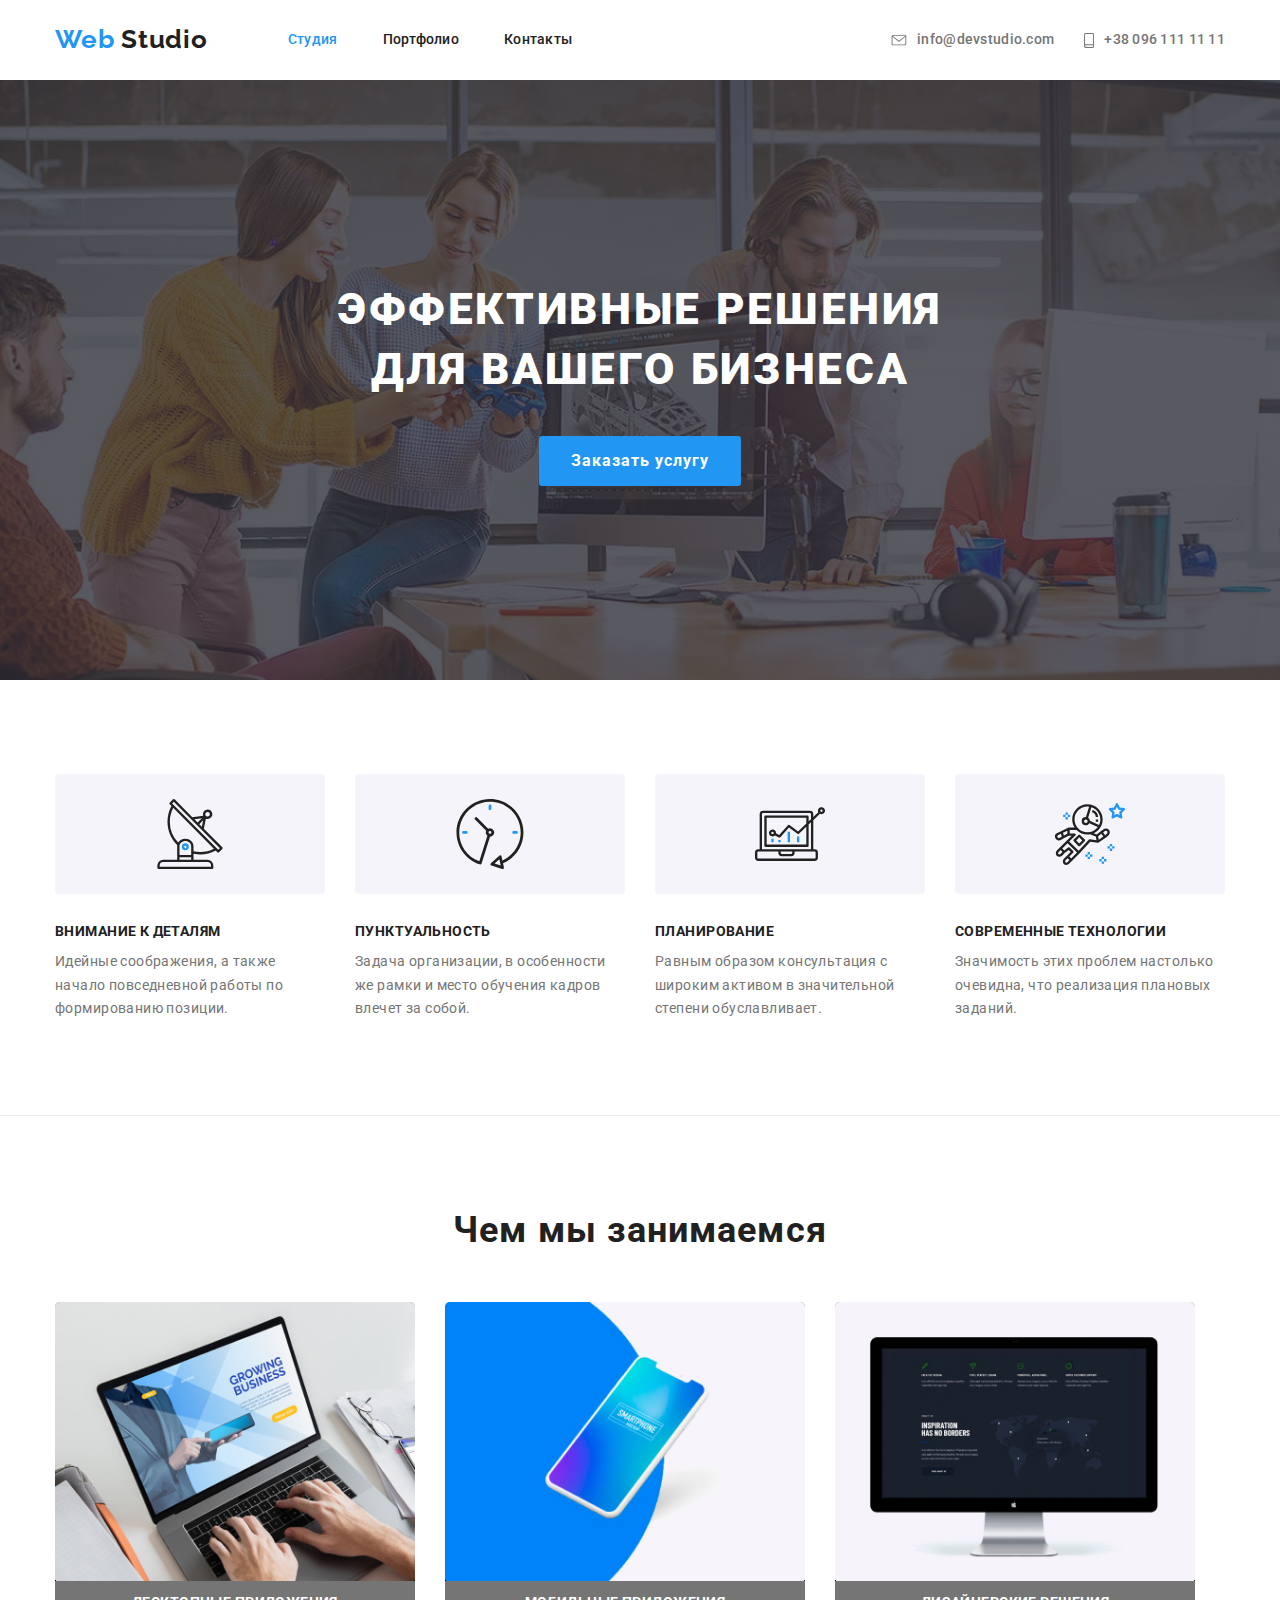
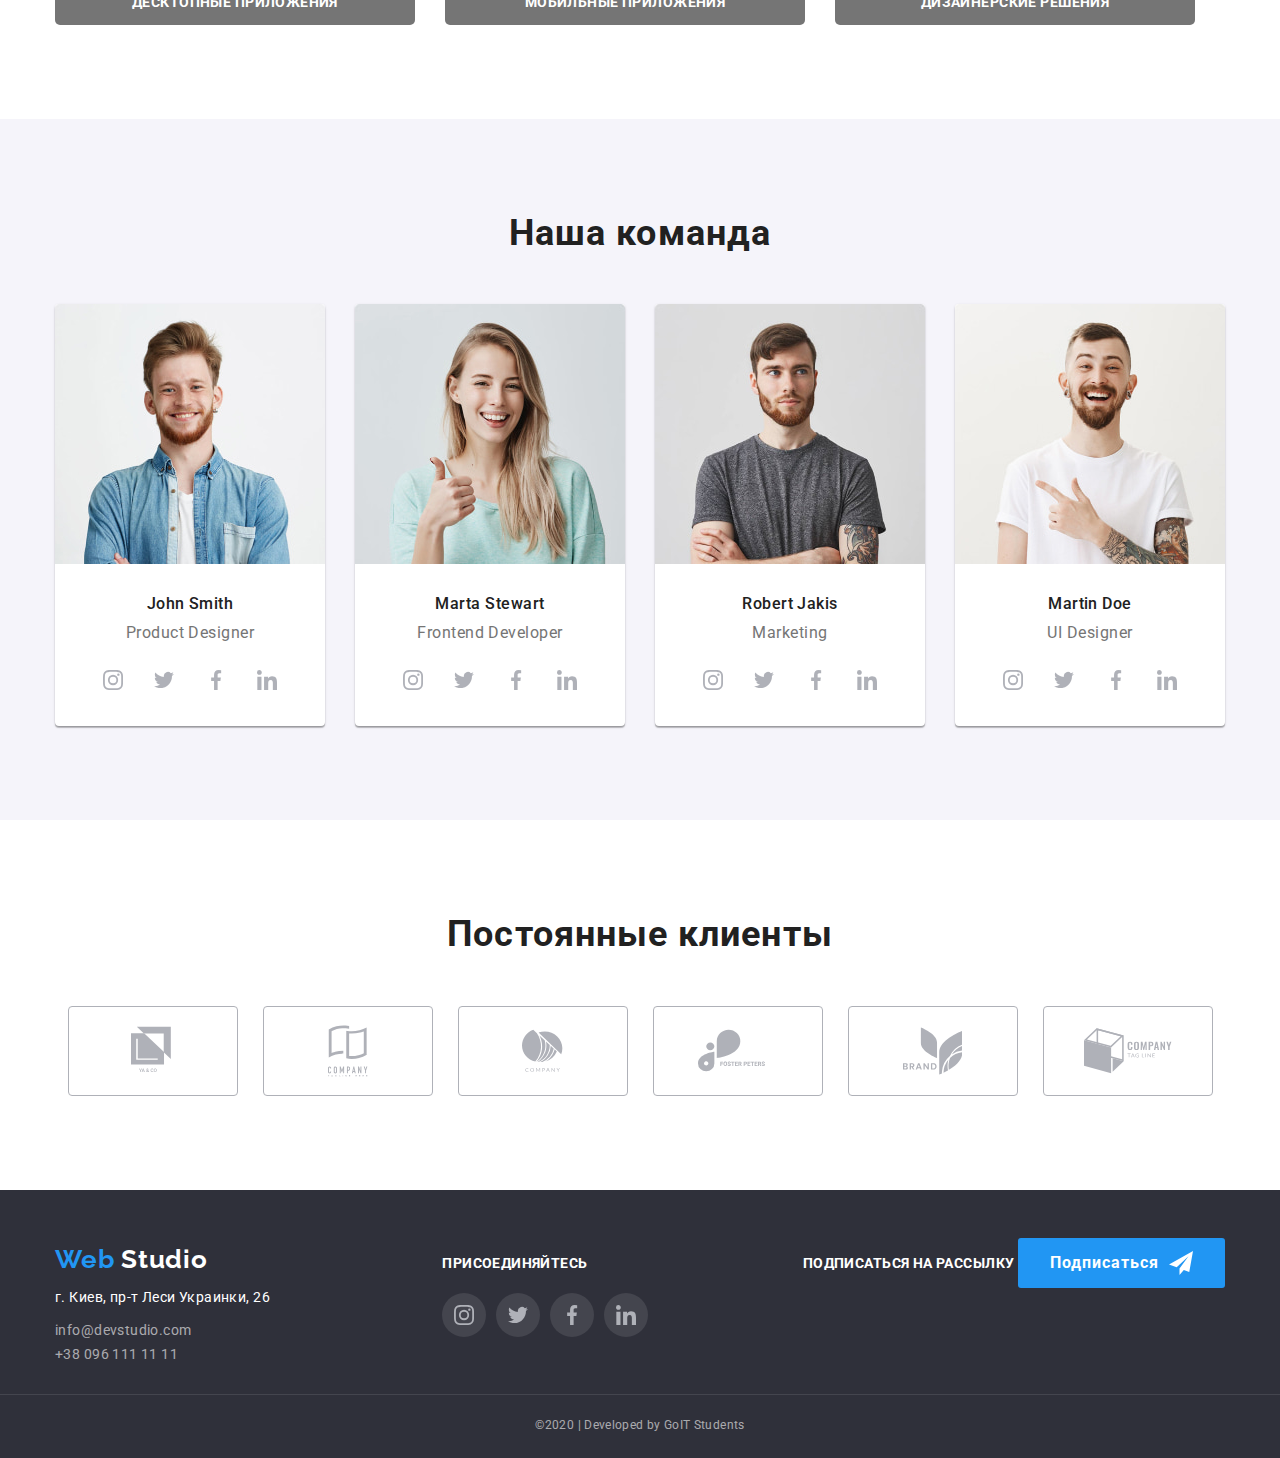
<file: index.html>
<!DOCTYPE html>
<html lang="ru">
  <head>
    <meta charset="UTF-8" />
    <meta name="viewport" content="width=device-width, initial-scale=1.0" />
    <title>webstudio</title>
    <link href="https://fonts.googleapis.com/css2?family=Raleway:wght@700&family=Roboto:wght@400;500;700;900&display=swap" rel="stylesheet">
    <link rel="stylesheet" href="https://cdnjs.cloudflare.com/ajax/libs/modern-normalize/0.6.0/modern-normalize.min.css">
    <link rel="stylesheet" href="./css/styles.css">
  </head>

  <body class="page">
    <div class="container">
      <header class="header-box">
<!--the first line of navigation-->
        <nav class="navigation">

<!--logo-->
          <div class="logo">
            <a href="./index.html">
              <span class="web">Web</span> Studio
             </a>
          </div>
<!--navigation-->
          <ul class="site-nav list">
            <li class="site-nav-item">
              <a href="./index.html" class="link current">Студия</a>
            </li> 
            <li class="site-nav-item">
              <a href="./portfolio.html">Портфолио</a>
            </li>
            <li class="site-nav-item">
              <a href="">Контакты</a>
            </li>
          </ul>
        </nav>
  
<!--Contacts-->
        <address class="address">
          <ul class="contacts list">
            <li class="item">
              <a class="contact-link" href="mailto:info@devstudio.com">
                <svg class="icon-envelope" width="16"> 
                  <use href="./images/sprite.svg#icon-envelope"></use>
                </svg>info@devstudio.com</a>
            </li>
            <li class="item">
              <a class="contact-link" href="tel:380961111111">
                <svg class="icon-phone" width="10" height="15">
                  <use href="./images/sprite.svg#icon-phone"></use> 
                </svg>+38 096 111 11 11</a>
            </li>
          </ul>
        </address>
      </header>
    </div>
    <main>
<!--hero-->
      <section class="hero">
        <h1 class="hero-title">
          эффективные решения
          <br />
          для вашего бизнеса
        </h1>
        <a href="" class="blue button">Заказать услугу</a>
      </section>

<!--advatages-->
      <section class="section liner">
        <div class="container"> 
        <h2 class="visually-hidden">преимущества</h2>
          <ul class="advantages list">
            <li class="advantages-item antena"> 
              <div class="advantages-background">
                <svg class="icon-antenna" width="70" height="70">
                  <use href="./images/sprite.svg#icon-antenna"></use>
                </svg>
              </div>
              <h3 class="advantage-item-name">Внимание к деталям</h3>
              <p class="advantage-description">
                Идейные соображения, а также начало повседневной работы по
                формированию позиции.
              </p>
            </li>
            <li class="advantages-item clock">
              <div class="advantages-background">
                <svg class="icon-clock" width="70" height="70">
                  <use href="./images/sprite.svg#icon-clock"></use>
                </svg>
              </div>
              <h3 class="advantage-item-name">Пунктуальность</h3>
              <p class="advantage-description">
                Задача организации, в особенности же рамки и место обучения кадров
                влечет за собой.
              </p>
            </li>
            <li class="advantages-item diagram">
              <div class="advantages-background">
                <svg class="icon-pc" width="70" height="70">
                  <use href="./images/sprite.svg#icon-pc"></use>
                </svg>
              </div>
              <h3 class="advantage-item-name">Планирование</h3>
              <p class="advantage-description">
                Равным образом консультация с широким активом в значительной
                степени обуславливает.
              </p>
            </li>
            <li class="advantages-item astronaut">
              <div class="advantages-background">
                <svg class="icon-astronaut" width="70" height="70">
                  <use href="./images/sprite.svg#icon-astronaut"></use>
                </svg>
              </div>
              <h3 class="advantage-item-name">Современные технологии</h3>
              <p class="advantage-description">
                Значимость этих проблем настолько очевидна, что реализация
                плановых заданий.
              </p>
            </li>
          </ul>
        </div>
       
      </section>

<!--specializing-->
      <section class="section">
       <div class="container">
        <h2 class="title">Чем мы занимаемся</h2>
        <ul class="specializing list">

          <li class="specializing-item">
            <img
              src="./images/laptop.jpg"
              alt="ноутбук, руки на клавиатуре"
              width="370"/>
            <p>Десктопные приложения</p>
          </li>

          <li class="specializing-item">
            <img src="./images/smartphone.jpg" 
                 alt="смартфон"
                 width="370"/>
            <p>Мобильные приложения</p>
          </li>

          <li class="specializing-item">
            <img src="./images/desktop.jpg" 
                 alt="десктоп"
                 width="370"/>
            <p>Дизайнерские решения</p>
          </li>
        </ul>
       </div>
      </section>

<!--team-->
      <section class="section team">
       <div class="container">
        <h2 class="title">Наша команда</h2>
        <ul class="team-list list">
          <li class="member">
            <img
              src="./images/team/john.jpg"
              alt="рыжеволосый молодой парень с бородой. искренне улыбается"
              width="270"
            />
            <h3 class="member-name">John Smith</h3>
            <p>Product Designer</p>
            <ul class="social-networks list">
              <li>
                <a href="" class="icon-background" aria-label="ссылка на Instagram"><svg class="icon-socialnet" width="20" height="20">
                  <use href="./images/sprite.svg#icon-instagram"></use> 
                </svg></a>
              </li>
              <li>
                <a href="" class="icon-background" aria-label="ссылка на Twitter"><svg class="icon-socialnet" width="20" height="20">
                  <use href="./images/sprite.svg#icon-twitter"></use> 
                </svg></a>
              </li>
              <li>
                <a href="" class="icon-background" aria-label="ссылка на Facebook"><svg class="icon-socialnet" width="20" height="20">
                  <use href="./images/sprite.svg#icon-facebook"></use> 
                </svg></a>
              </li>
              <li>
                <a href="" class="icon-background" aria-label="ссылка на LinkedIn"><svg class="icon-socialnet" width="20" height="20">
                  <use href="./images/sprite.svg#icon-linkedin"></use> 
                </svg></a>
              </li>
            </ul>
          </li>
          <li class="member">
            <img
              src="./images/team/marta.jpg"
              alt="молодая длинноволосая девушка. улыбается и показыват жест класс"
              width="270"
            />
            <h3 class="member-name">Marta Stewart</h3>
            <p>Frontend Developer</p>
            <ul class="social-networks list">
              <li>
                <a href="" class="icon-background" aria-label="ссылка на Instagram"><svg class="icon-socialnet" width="20" height="20">
                  <use href="./images/sprite.svg#icon-instagram"></use> 
                </svg></a>
              </li>
              <li>
                <a href="" class="icon-background" aria-label="ссылка на Twitter"><svg class="icon-socialnet" width="20" height="20">
                  <use href="./images/sprite.svg#icon-twitter"></use> 
                </svg></a>
              </li>
              <li>
                <a href="" class="icon-background" aria-label="ссылка на Facebook"><svg class="icon-socialnet" width="20" height="20">
                  <use href="./images/sprite.svg#icon-facebook"></use> 
                </svg></a>
              </li>
              <li>
                <a href="" class="icon-background" aria-label="ссылка на LinkedIn"><svg class="icon-socialnet" width="20" height="20">
                  <use href="./images/sprite.svg#icon-linkedin"></use> 
                </svg></a>
              </li>
            </ul>
          </li>
          <li class="member">
            <img
              src="./images/team/robert.jpg"
              alt="задумчивый парень"
              width="270"
            />
            <h3 class="member-name">Robert Jakis</h3>
            <p>Marketing</p>
            <ul class="social-networks list">
              <li>
                <a href="" class="icon-background" aria-label="ссылка на Instagram"><svg class="icon-socialnet" width="20" height="20">
                  <use href="./images/sprite.svg#icon-instagram"></use> 
                </svg></a>
              </li>
              <li>
                <a href="" class="icon-background" aria-label="ссылка на Twitter"><svg class="icon-socialnet" width="20" height="20">
                  <use href="./images/sprite.svg#icon-twitter"></use> 
                </svg></a>
              </li>
              <li>
                <a href="" class="icon-background" aria-label="ссылка на Facebook"><svg class="icon-socialnet" width="20" height="20">
                  <use href="./images/sprite.svg#icon-facebook"></use> 
                </svg></a>
              </li>
              <li>
                <a href="" class="icon-background" aria-label="ссылка на LinkedIn"><svg class="icon-socialnet" width="20" height="20">
                  <use href="./images/sprite.svg#icon-linkedin"></use> 
                </svg></a>
              </li>
            </ul>
          </li>
          <li class="member">
            <img
              src="./images/team/martin.jpg"
              alt="парень с широкой улыбкой"
              width="270"
            />
            <h3 class="member-name">Martin Doe</h3>
            <p>UI Designer</p>
            <ul class="social-networks list">
              <li>
                <a href="" class="icon-background" aria-label="ссылка на Instagram"><svg class="icon-socialnet" width="20" height="20">
                  <use href="./images/sprite.svg#icon-instagram"></use> 
                </svg></a>
              </li>
              <li>
                <a href="" class="icon-background" aria-label="ссылка на Twitter"><svg class="icon-socialnet" width="20" height="20">
                  <use href="./images/sprite.svg#icon-twitter"></use> 
                </svg></a>
              </li>
              <li>
                <a href="" class="icon-background" aria-label="ссылка на Facebook"><svg class="icon-socialnet" width="20" height="20">
                  <use href="./images/sprite.svg#icon-facebook"></use> 
                </svg></a>
              </li>
              <li>
                <a href="" class="icon-background" aria-label="ссылка на LinkedIn"><svg class="icon-socialnet" width="20" height="20">
                  <use href="./images/sprite.svg#icon-linkedin"></use> 
                </svg></a>
              </li>
            </ul>
          </li>
        </ul>
       </div>
      </section>
<!--clients-->
      <section class="section">
       <div class="container">
        <h2 class="title">Постоянные клиенты</h2>
        <ul class="clients list">
          <li>
            <a href="" class="clients-item">
              <!--width="44"-->
              <svg class="icon-logo" width="44">
                <use href="./images/sprite.svg#icon-logo-one"></use> 
              </svg>
            </a>
          </li>
          <li>
            <a href="" class="clients-item">
              <svg class="icon-logo" width="40">
                <use href="./images/sprite.svg#icon-logo-two"></use> 
              </svg>
            </a>
          </li>
          <li>
            <a href="" class="clients-item">
              <svg class="icon-logo" width="41">
                <use href="./images/sprite.svg#icon-logo-three"></use> 
              </svg>
            </a>
          </li>
          <li>
            <a href="" class="clients-item">
              <svg class="icon-logo" width="80">
                <use href="./images/sprite.svg#icon-logo-four"></use> 
              </svg>
            </a>
          </li>
          <li>
            <a href="" class="clients-item">
              <svg class="icon-logo" width="59">
                <use href="./images/sprite.svg#icon-logo-five"></use> 
              </svg>
            </a>
          </li>
          <li>
            <a href="" class="clients-item">
              <svg class="icon-logo" width="88">
                <use href="./images/sprite.svg#icon-logo-six"></use> 
              </svg>
            </a>
          </li>
        </ul>
       </div>
      </section>
    </main>
<!--Footer-->
    <footer class="footer-background">
      <div class="container">
        <div class="footer-content">
          <div class="fist-column">
            <nav class="footer-logo">
              <!--logo-->
              <a href="./index.html" class="logo">
                <span class="web">Web</span> <span class="studio-footer">Studio</span>
               </a>
              </a>
            </nav>
            <address class="footer-address">г. Киев, пр-т Леси Украинки, 26</address>
            <address>
              <ul class="footer-address list">
                <li>
                  <a href="mailto:info@devstudio.com">
                    info@devstudio.com
                  </a>
                </li>
                <li>
                  <a href="tel:380961111111">
                    +38 096 111 11 11
                  </a>
                </li>
              </ul>
            </address>
          </div>
    
          <div class="join">
            <strong>присоединяйтесь</strong>
            <ul class="footer-social-networks list">
              <li>
                <a href="" class="footer-icon-background" aria-label="ссылка на Instagram"><svg class="icon-socialnet" width="20" height="20">
                  <use href="./images/sprite.svg#icon-instagram"></use> 
                </svg></a>
              </li>
              <li>
                <a href="" class="footer-icon-background" aria-label="ссылка на Twitter"><svg class="icon-socialnet" width="20" height="20">
                  <use href="./images/sprite.svg#icon-twitter"></use> 
                </svg></a>
              </li>
              <li>
                <a href="" class="footer-icon-background" aria-label="ссылка на Facebook"><svg class="icon-socialnet" width="20" height="20">
                  <use href="./images/sprite.svg#icon-facebook"></use> 
                </svg></a>
              </li>
              <li>
                <a href="" class="footer-icon-background" aria-label="ссылка на LinkedIn"><svg class="icon-socialnet" width="20" height="20">
                  <use href="./images/sprite.svg#icon-linkedin"></use> 
                </svg></a>
              </li>
            </ul>

          </div>
    
          <div class="form">
            <strong>подписаться на рассылку</strong>
            <!--form-->
            <a href="" class="blue button">Подписаться<svg class="icon-send" width="24" height="24">
              <use href="./images/sprite.svg#icon-send"></use> 
            </svg></a>
          </div>
        </div>
      </div>

      <p class="copyright copyright-line">&#169;2020 | Developed by GoIT Students</p>
    </footer>
  </body>
</html>
</file>
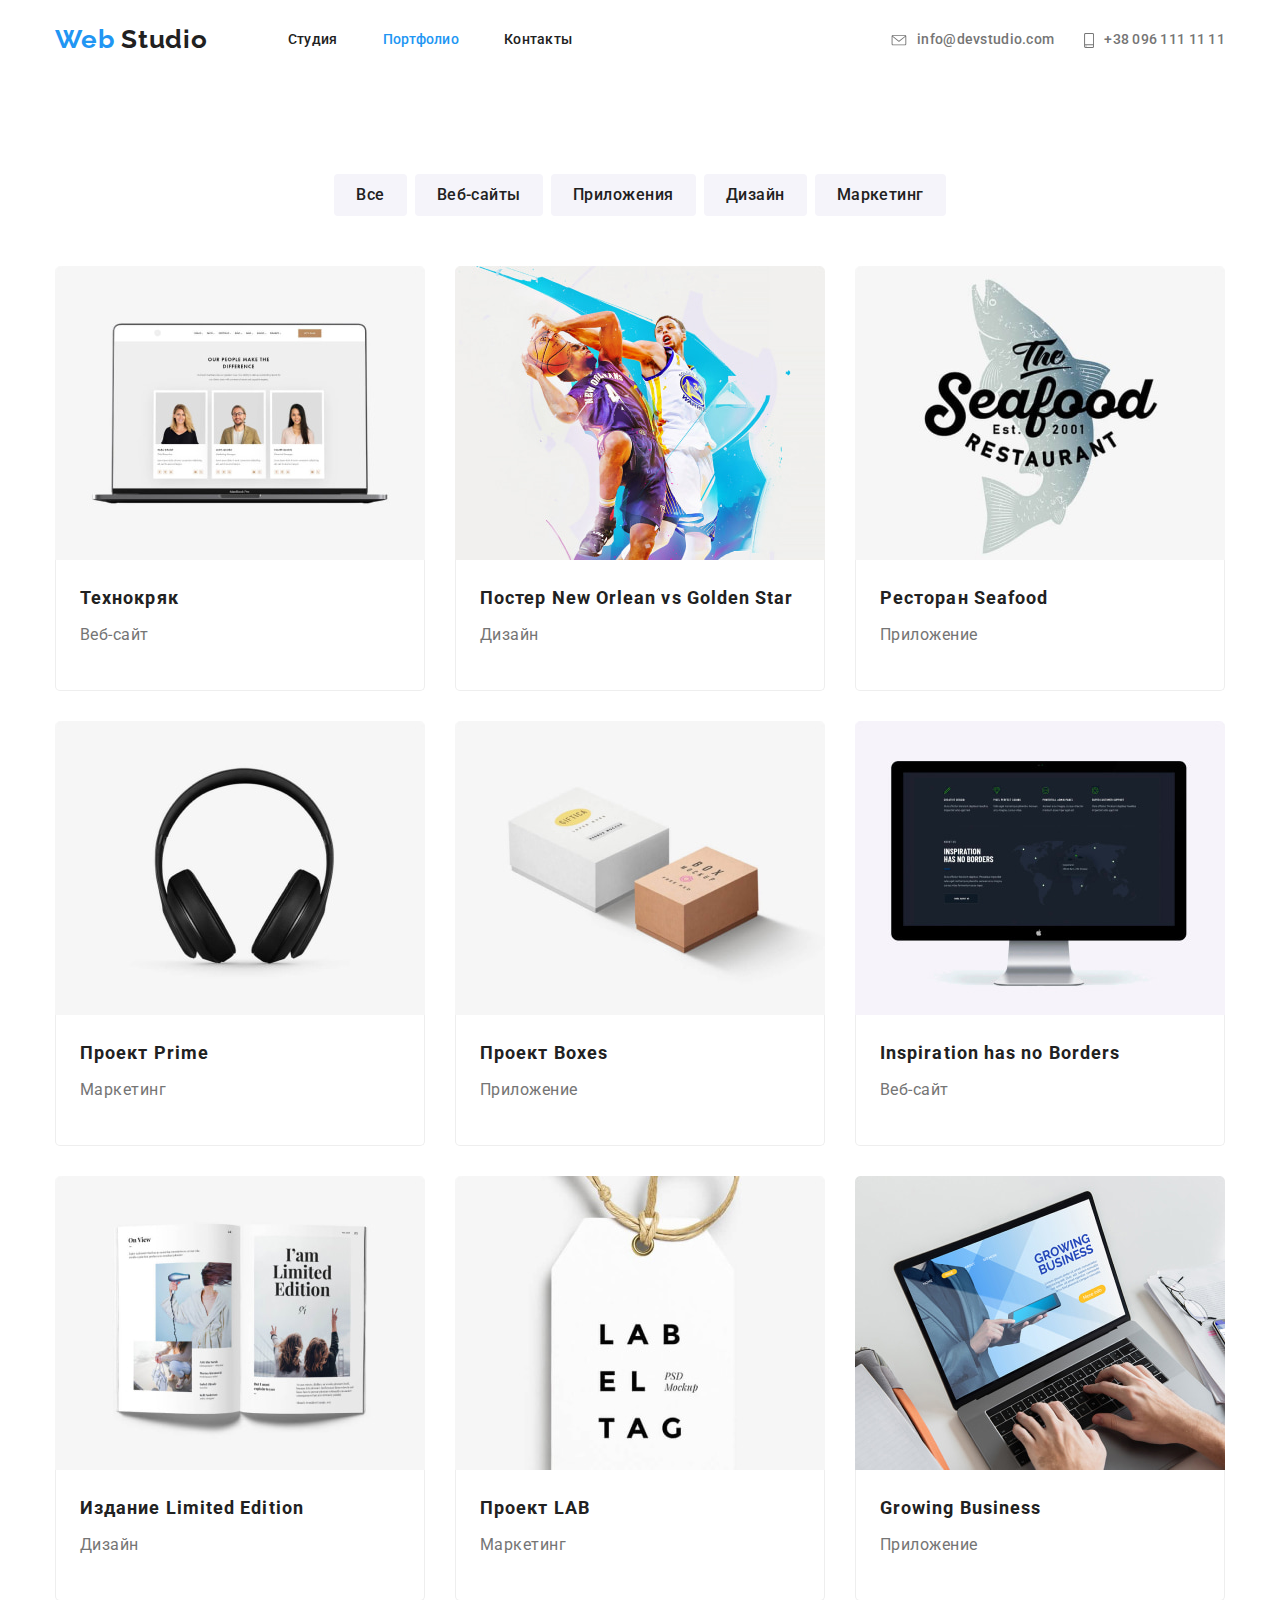
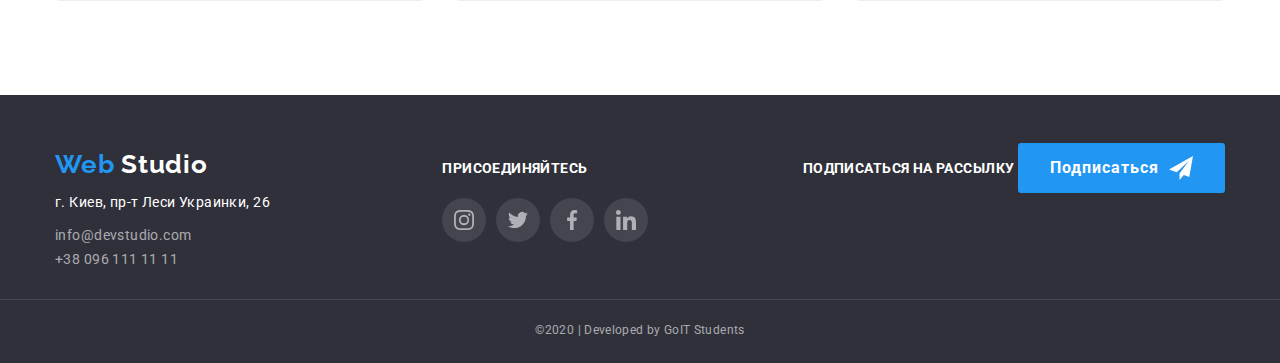
<file: portfolio.html>
<!DOCTYPE html>
<html lang="ru">
  <head>
    <meta charset="UTF-8" />
    <meta name="viewport" content="width=device-width, initial-scale=1.0" />
    <title>webstudio</title>
    <link href="https://fonts.googleapis.com/css2?family=Raleway:wght@700&family=Roboto:wght@400;500;700;900&display=swap" rel="stylesheet">
    <link rel="stylesheet" href="https://cdnjs.cloudflare.com/ajax/libs/modern-normalize/0.6.0/modern-normalize.min.css">
    <link rel="stylesheet" href="./css/styles.css">
  </head>
<body class="page">
  <div class="container">
    <header class="header-box">
<!--the first line of navigation-->
      <nav class="navigation">

<!--logo-->
        <div class="logo">
          <a href="./index.html">
            <span class="web">Web</span> Studio
           </a>
        </div>
<!--navigation-->
        <ul class="site-nav list">
          <li class="site-nav-item">
            <a href="./index.html">Студия</a>
          </li> 
          <li class="site-nav-item">
            <a href="./portfolio.html" class="link current">Портфолио</a>
          </li>
          <li class="site-nav-item">
            <a href="">Контакты</a>
          </li>
        </ul>
      </nav>

<!--Contacts-->
      <address class="address">
        <ul class="contacts list">
          <li class="item">
            <a class="contact-link" href="mailto:info@devstudio.com">
              <svg class="icon-envelope" width="16"> 
                <use href="./images/sprite.svg#icon-envelope"></use>
              </svg>info@devstudio.com</a>
          </li>
          <li class="item">
            <a class="contact-link" href="tel:380961111111">
              <svg class="icon-phone" width="10" height="15">
                <use href="./images/sprite.svg#icon-phone"></use> 
              </svg>+38 096 111 11 11</a>
          </li>
        </ul>
      </address>
    </header>
  </div>
    <main>
       <div class="container">
        <section class="section">
          <!--<h1 class="portfolio-heading">portfoloio</h1>-->
          <ul class="filters list"> 
              <li><button type="button" class="filter-button">Все</button></li>
              <li><button type="button" class="filter-button">Веб-сайты</button></li>
              <li><button type="button" class="filter-button">Приложения</button></li>
              <li><button type="button" class="filter-button">Дизайн</button></li>
              <li><button type="button" class="filter-button">Маркетинг</button></li>
          </ul>
        <ul class="examples list">
          <li class="example-item">
             <a href="">
              <img class="card-image" src="./images/portfolio/tehno.jpg" width="370" height="294" alt="лаптоп">
              <div class="card-content"><h2>Технокряк</h2>
              <p class="example-category">Веб-сайт</p>
              </div>
              <!--<p class="example-description">Технокряк это современная площадка распространения
              коронавируса. Компании используют эту платформу для
               цифрового шпионажа и атак на защищённые сервера 
               конкурентов.</p>-->
             </a>
          </li>
          <li class="example-item">
              <a href="">
               <img class="card-image" src="./images/portfolio/poster.jpg" width="370" height="294" alt="постер с баскетболистами">
               <div class="card-content"><h2>Постер New Orlean vs Golden Star</h2>
               <p class="example-category">Дизайн</p>
               </div>
               <!--<p class="example-description">Lorem ipsum, dolor sit amet consectetur adipisicing 
                  elit. Magnam atque nesciunt debitis excepturi esse, 
                  explicabo tenetur doloremque consequatur voluptate
                   delect</p>-->
              </a>
           </li>
           <li class="example-item">
              <a href="">
               <img class="card-image" src="./images/portfolio/seafood.jpg" width="370" height="294" alt="рыба в прыжке">
               <div class="card-content"><h2>Ресторан Seafood</h2>
               <p class="example-category">Приложение</p>
               </div>
               <!--<p class="example-description">Lorem ipsum, dolor sit amet consectetur adipisicing 
                  elit. Magnam atque nesciunt debitis excepturi esse, 
                  explicabo tenetur doloremque consequatur voluptate
                   delect</p>-->
              </a>
           </li>
           <li class="example-item">
              <a href="">
               <img class="card-image" src="./images/portfolio/headphones.jpg" width="370" height="294" alt="наушники">
               <div class="card-content"><h2>Проект Prime</h2>
               <p class="example-category">Маркетинг</p>
               </div>
               <!--<p class="example-description">Lorem ipsum, dolor sit amet consectetur adipisicing 
                  elit. Magnam atque nesciunt debitis excepturi esse, 
                  explicabo tenetur doloremque consequatur voluptate
                   delect</p>-->
              </a>
           </li>
           <li class="example-item">
              <a href="">
               <img class="card-image" src="./images/portfolio/box.jpg" width="370" height="294" alt="коробки">
               <div class="card-content"><h2>Проект Boxes</h2>
               <p class="example-category">Приложение</p>
               </div>
               
               <!--<p class="example-description">Lorem ipsum, dolor sit amet consectetur adipisicing 
                  elit. Magnam atque nesciunt debitis excepturi esse, 
                  explicabo tenetur doloremque consequatur voluptate
                   delect</p>-->
              </a>
           </li>
           <li class="example-item">
              <a href="">
               <img class="card-image" src="./images/portfolio/desktop.jpg" width="370" height="294" alt="десктоп">
               <div class="card-content"><h2>Inspiration has no Borders</h2>
               <p class="example-category">Веб-сайт</p>
               </div>
               <!--<p class="example-description">Lorem ipsum, dolor sit amet consectetur adipisicing 
                  elit. Magnam atque nesciunt debitis excepturi esse, 
                  explicabo tenetur doloremque consequatur voluptate
                   delect</p>-->
              </a>
           </li>  <li class="example-item">
              <a href="">
               <img class="card-image" src="./images/portfolio/magazine.jpg" width="370" height="294" alt="журнал">
               <div class="card-content"><h2>Издание Limited Edition</h2>
               <p class="example-category">Дизайн</p>
               </div>
               <!--<p class="example-description">Lorem ipsum, dolor sit amet consectetur adipisicing 
                  elit. Magnam atque nesciunt debitis excepturi esse, 
                  explicabo tenetur doloremque consequatur voluptate
                   delect</p>-->
              </a>
           </li>
          </li>  <li class="example-item">
              <a href="">
               <img class="card-image" src="./images/portfolio/label.jpg" width="370" height="294" alt="бирка">
               <div class="card-content"><h2>Проект LAB</h2>
               <p class="example-category">Маркетинг</p>
               </div>
               <!--<p class="example-description">Lorem ipsum, dolor sit amet consectetur adipisicing 
                 elit. Magnam atque nesciunt debitis excepturi esse, 
                 explicabo tenetur doloremque consequatur voluptate
                  delect</p>-->
              </a>
           </li>
          </li>  <li class="example-item">
              <a href="">
               <img class="card-image" src="./images/portfolio/laptop.jpg" width="370" height="294" alt="лаптоп">
               <div class="card-content"><h2>Growing Business</h2>
               <p class="example-category">Приложение</p>
               </div>
               <!--<p class="example-description">Lorem ipsum, dolor sit amet consectetur adipisicing 
                 elit. Magnam atque nesciunt debitis excepturi esse, 
                 explicabo tenetur doloremque consequatur voluptate
                  delect</p>-->
              </a>
           </li>
          

        </ul>
     
      </section>
       </div>

    </main>
    <footer class="footer-background">
      <div class="container">
        <div class="footer-content">
          <div class="fist-column">
            <nav class="footer-logo">
              <!--logo-->
              <a href="./index.html" class="logo">
                <span class="web">Web</span> <span class="studio-footer">Studio</span>
               </a>
              </a>
            </nav>
            <address class="footer-address">г. Киев, пр-т Леси Украинки, 26</address>
            <address>
              <ul class="footer-address list">
                <li>
                  <a href="mailto:info@devstudio.com">
                    info@devstudio.com
                  </a>
                </li>
                <li>
                  <a href="tel:380961111111">
                    +38 096 111 11 11
                  </a>
                </li>
              </ul>
            </address>
          </div>
    
          <div class="join">
            <strong>присоединяйтесь</strong>
            <ul class="footer-social-networks list">
              <li>
                <a href="" class="footer-icon-background" aria-label="ссылка на Instagram"><svg class="icon-socialnet" width="20" height="20">
                  <use href="./images/sprite.svg#icon-instagram"></use> 
                </svg></a>
              </li>
              <li>
                <a href="" class="footer-icon-background" aria-label="ссылка на Twitter"><svg class="icon-socialnet" width="20" height="20">
                  <use href="./images/sprite.svg#icon-twitter"></use> 
                </svg></a>
              </li>
              <li>
                <a href="" class="footer-icon-background" aria-label="ссылка на Facebook"><svg class="icon-socialnet" width="20" height="20">
                  <use href="./images/sprite.svg#icon-facebook"></use> 
                </svg></a>
              </li>
              <li>
                <a href="" class="footer-icon-background" aria-label="ссылка на LinkedIn"><svg class="icon-socialnet" width="20" height="20">
                  <use href="./images/sprite.svg#icon-linkedin"></use> 
                </svg></a>
              </li>
            </ul>

          </div>
    
          <div class="form">
            <strong>подписаться на рассылку</strong>
            <!--form-->
            <a href="" class="blue button">Подписаться<svg class="icon-send" width="24" height="24">
              <use href="./images/sprite.svg#icon-send"></use> 
            </svg></a>
          </div>
        </div>
      </div>

      <p class="copyright copyright-line">&#169;2020 | Developed by GoIT Students</p>
    </footer>
</body>
</html>
</file>
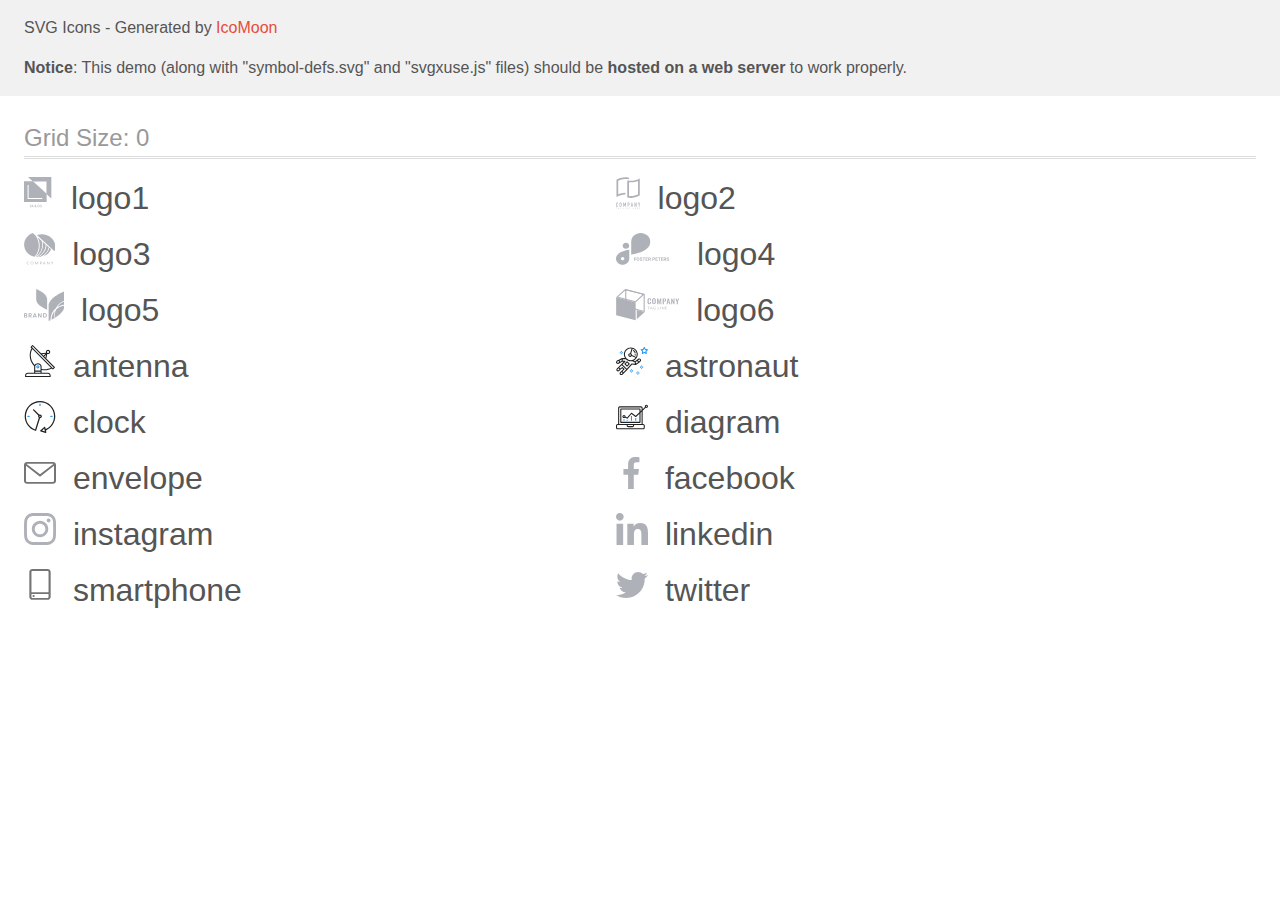
<file: images/svg/icomoon/demo-external-svg.html>
<!doctype html>
<html>
<head>
    <title>IcoMoon - SVG Icons</title>
    <meta charset="utf-8">
    <meta name="viewport" content="width=device-width, initial-scale=1">
    <link rel="stylesheet" href="demo-files/demo.css">
    <link rel="stylesheet" href="style.css">
</head>
<body>
<header class="bgc1 clearfix">
<div class="mhl">
    <p>SVG Icons - Generated by <a href="https://icomoon.io/app">IcoMoon</a></p><p><strong>Notice</strong>: This demo (along with "symbol-defs.svg" and "svgxuse.js" files) should be <b>hosted on a web server</b> to work properly.</p>
</div>
</header>
    <div class="clearfix mhl ptl">
        <h1 class="mvm mtn fgc1">Grid Size: 0</h1>
        <div class="glyph fs1">
            <div class="clearfix pbs">
                <svg class="icon logo1"><use xlink:href="symbol-defs.svg#logo1"></use></svg><span class="name"> logo1</span>
            </div>
        </div>
        <div class="glyph fs1">
            <div class="clearfix pbs">
                <svg class="icon logo2"><use xlink:href="symbol-defs.svg#logo2"></use></svg><span class="name"> logo2</span>
            </div>
        </div>
        <div class="glyph fs1">
            <div class="clearfix pbs">
                <svg class="icon logo3"><use xlink:href="symbol-defs.svg#logo3"></use></svg><span class="name"> logo3</span>
            </div>
        </div>
        <div class="glyph fs1">
            <div class="clearfix pbs">
                <svg class="icon logo4"><use xlink:href="symbol-defs.svg#logo4"></use></svg><span class="name"> logo4</span>
            </div>
        </div>
        <div class="glyph fs1">
            <div class="clearfix pbs">
                <svg class="icon logo5"><use xlink:href="symbol-defs.svg#logo5"></use></svg><span class="name"> logo5</span>
            </div>
        </div>
        <div class="glyph fs1">
            <div class="clearfix pbs">
                <svg class="icon logo6"><use xlink:href="symbol-defs.svg#logo6"></use></svg><span class="name"> logo6</span>
            </div>
        </div>
        <div class="glyph fs1">
            <div class="clearfix pbs">
                <svg class="icon antenna"><use xlink:href="symbol-defs.svg#antenna"></use></svg><span class="name"> antenna</span>
            </div>
        </div>
        <div class="glyph fs1">
            <div class="clearfix pbs">
                <svg class="icon astronaut"><use xlink:href="symbol-defs.svg#astronaut"></use></svg><span class="name"> astronaut</span>
            </div>
        </div>
        <div class="glyph fs1">
            <div class="clearfix pbs">
                <svg class="icon clock"><use xlink:href="symbol-defs.svg#clock"></use></svg><span class="name"> clock</span>
            </div>
        </div>
        <div class="glyph fs1">
            <div class="clearfix pbs">
                <svg class="icon diagram"><use xlink:href="symbol-defs.svg#diagram"></use></svg><span class="name"> diagram</span>
            </div>
        </div>
        <div class="glyph fs1">
            <div class="clearfix pbs">
                <svg class="icon envelope"><use xlink:href="symbol-defs.svg#envelope"></use></svg><span class="name"> envelope</span>
            </div>
        </div>
        <div class="glyph fs1">
            <div class="clearfix pbs">
                <svg class="icon facebook"><use xlink:href="symbol-defs.svg#facebook"></use></svg><span class="name"> facebook</span>
            </div>
        </div>
        <div class="glyph fs1">
            <div class="clearfix pbs">
                <svg class="icon instagram"><use xlink:href="symbol-defs.svg#instagram"></use></svg><span class="name"> instagram</span>
            </div>
        </div>
        <div class="glyph fs1">
            <div class="clearfix pbs">
                <svg class="icon linkedin"><use xlink:href="symbol-defs.svg#linkedin"></use></svg><span class="name"> linkedin</span>
            </div>
        </div>
        <div class="glyph fs1">
            <div class="clearfix pbs">
                <svg class="icon smartphone"><use xlink:href="symbol-defs.svg#smartphone"></use></svg><span class="name"> smartphone</span>
            </div>
        </div>
        <div class="glyph fs1">
            <div class="clearfix pbs">
                <svg class="icon twitter"><use xlink:href="symbol-defs.svg#twitter"></use></svg><span class="name"> twitter</span>
            </div>
        </div>
  </div>
<script defer src="svgxuse.js"></script>
</body>
</html>
</file>
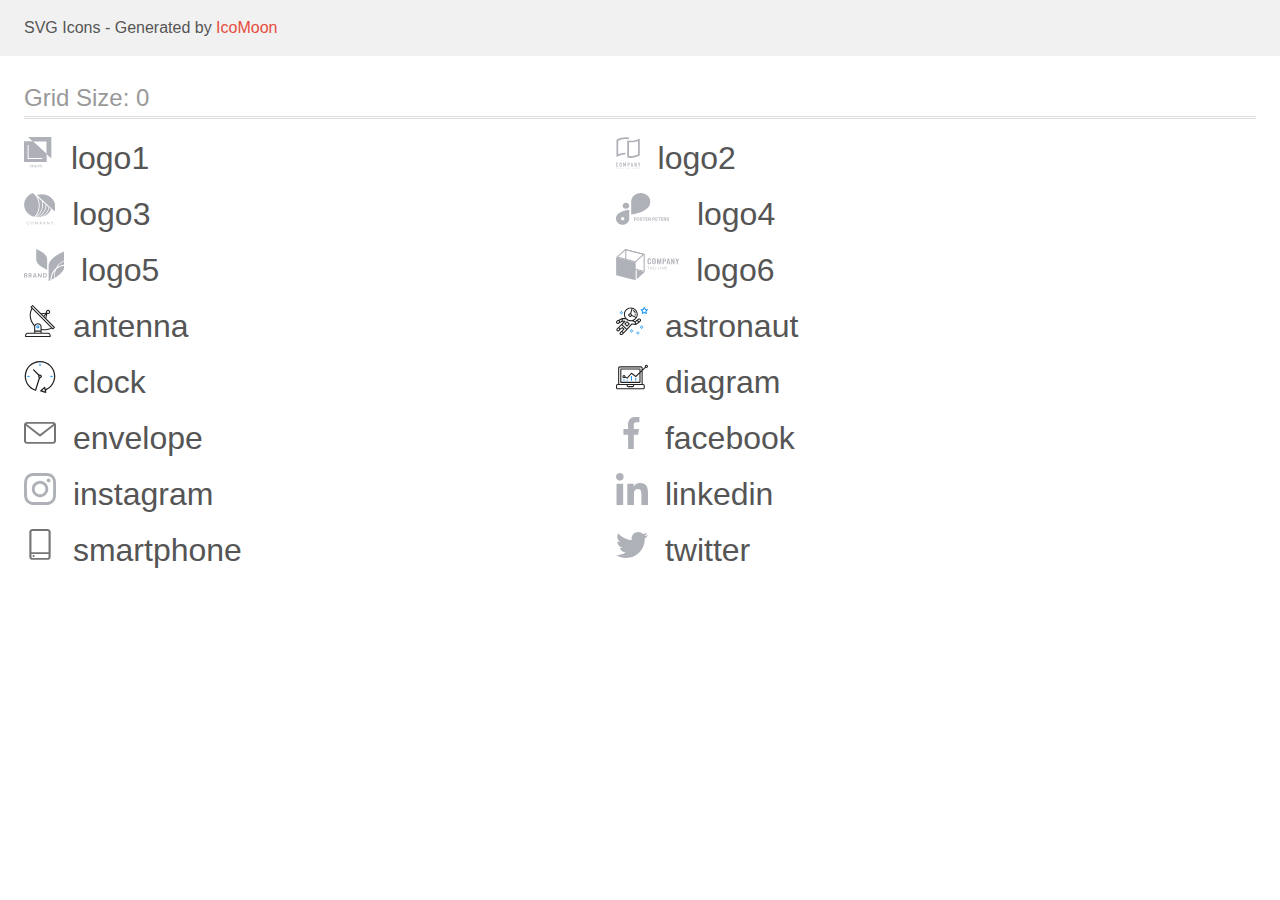
<file: images/svg/icomoon/demo.html>
<!doctype html>
<html>
<head>
    <title>IcoMoon - SVG Icons</title>
    <meta charset="utf-8">
    <meta name="viewport" content="width=device-width, initial-scale=1">
    <link rel="stylesheet" href="demo-files/demo.css">
    <link rel="stylesheet" href="style.css">
</head>
<body>
<svg aria-hidden="true" style="position: absolute; width: 0; height: 0; overflow: hidden;" version="1.1" xmlns="http://www.w3.org/2000/svg" xmlns:xlink="http://www.w3.org/1999/xlink">
<defs>
<symbol id="logo1" viewBox="0 0 30 32">
<title>logo1</title>
<path fill="#afb1b8" style="fill: var(--color1, #afb1b8)" d="M4 0l4.872 4.468h13.589v12.465l4.872 4.468v-21.401h-23.333z"></path>
<path fill="#afb1b8" style="fill: var(--color1, #afb1b8)" d="M0 4.28v20.79h22.667v-8.264l-13.651-12.521-9.015-0.005zM18.349 22.029h-14.762v-13.982h1.043v13.035h13.719v0.947zM6.527 28.991l0.545-1.123h0.456l-0.795 1.497v0.872h-0.413v-0.872l-0.796-1.497h0.457l0.545 1.123zM8.867 29.686h-0.917l-0.192 0.551h-0.428l0.895-2.369h0.37l0.897 2.369h-0.43l-0.193-0.551zM8.065 29.354h0.687l-0.343-0.983-0.343 0.983zM10.491 29.598c0-0.109 0.030-0.21 0.089-0.301s0.177-0.201 0.353-0.327c-0.072-0.086-0.137-0.184-0.189-0.288l-0.004-0.009c-0.033-0.069-0.053-0.15-0.054-0.235v-0c0-0.185 0.056-0.332 0.169-0.439 0.113-0.109 0.265-0.163 0.455-0.163 0.173 0 0.313 0.051 0.423 0.153 0.111 0.1 0.167 0.226 0.167 0.375 0 0.001 0 0.002 0 0.003 0 0.1-0.028 0.193-0.077 0.273l0.001-0.002c-0.066 0.099-0.148 0.181-0.243 0.246l-0.003 0.002-0.161 0.117 0.458 0.541c0.066-0.13 0.099-0.275 0.099-0.435h0.343c0 0.292-0.068 0.531-0.205 0.718l0.348 0.411h-0.459l-0.133-0.157c-0.16 0.119-0.362 0.19-0.58 0.19-0.009 0-0.018-0-0.027-0l0.001 0c-0.234 0-0.422-0.062-0.563-0.185-0.129-0.114-0.21-0.281-0.21-0.466 0-0.007 0-0.015 0-0.022l-0 0.001zM11.275 29.955c0.133 0 0.258-0.045 0.374-0.133l-0.517-0.611-0.051 0.036c-0.13 0.099-0.195 0.211-0.195 0.338 0 0.11 0.035 0.199 0.106 0.267 0.069 0.064 0.162 0.104 0.265 0.104 0.007 0 0.013-0 0.020-0l-0.001 0zM11.057 28.428c0 0.091 0.056 0.205 0.168 0.343l0.18-0.124 0.051-0.040c0.062-0.054 0.101-0.133 0.101-0.221 0-0.003-0-0.006-0-0.009v0c0-0.001 0-0.002 0-0.003 0-0.062-0.027-0.117-0.070-0.155l-0-0c-0.044-0.041-0.103-0.067-0.169-0.067-0.003 0-0.006 0-0.009 0h0c-0.003-0-0.007-0-0.010-0-0.069 0-0.131 0.030-0.174 0.078l-0 0c-0.043 0.050-0.069 0.115-0.069 0.187 0 0.004 0 0.007 0 0.011l-0-0.001zM15.362 29.466c-0.024 0.253-0.117 0.451-0.28 0.593s-0.379 0.211-0.649 0.211c-0.006 0-0.012 0-0.019 0-0.178 0-0.344-0.050-0.485-0.136l0.004 0.002c-0.145-0.093-0.259-0.223-0.33-0.377l-0.002-0.006c-0.077-0.166-0.122-0.361-0.122-0.567 0-0.003 0-0.005 0-0.008v0-0.222c0-0.223 0.040-0.42 0.119-0.591 0.080-0.17 0.193-0.301 0.34-0.393 0.149-0.093 0.32-0.139 0.515-0.139 0.261 0 0.472 0.071 0.631 0.213s0.253 0.343 0.279 0.602h-0.41c-0.020-0.17-0.069-0.293-0.15-0.368-0.079-0.076-0.196-0.113-0.35-0.113-0.179 0-0.317 0.065-0.413 0.197-0.095 0.13-0.144 0.321-0.147 0.575v0.21c0 0.256 0.046 0.451 0.137 0.586s0.227 0.201 0.403 0.201c0.161 0 0.283-0.036 0.365-0.109s0.133-0.193 0.155-0.363h0.41zM17.623 29.115c0 0.232-0.040 0.436-0.12 0.612-0.081 0.175-0.196 0.309-0.345 0.403s-0.32 0.14-0.515 0.14c-0.192 0-0.363-0.047-0.514-0.14-0.152-0.098-0.271-0.235-0.346-0.396l-0.002-0.006c-0.078-0.17-0.123-0.369-0.123-0.578 0-0.008 0-0.015 0-0.023v0.001-0.133c0-0.231 0.040-0.435 0.122-0.613s0.198-0.312 0.347-0.405c0.15-0.094 0.321-0.141 0.514-0.141s0.365 0.047 0.513 0.14c0.149 0.092 0.265 0.225 0.347 0.4 0.081 0.173 0.123 0.376 0.123 0.607v0.132zM17.211 28.991c0-0.263-0.050-0.463-0.149-0.603-0.089-0.128-0.235-0.21-0.4-0.21-0.008 0-0.015 0-0.023 0.001l0.001-0c-0.005-0-0.011-0-0.017-0-0.165 0-0.312 0.083-0.4 0.209l-0.001 0.002c-0.1 0.139-0.151 0.335-0.153 0.591v0.137c0 0.26 0.051 0.461 0.152 0.604s0.243 0.213 0.423 0.213c0.183 0 0.323-0.070 0.42-0.209 0.099-0.139 0.148-0.342 0.148-0.609v-0.124z"></path>
</symbol>
<symbol id="logo2" viewBox="0 0 25 32">
<title>logo2</title>
<path fill="#afb1b8" style="fill: var(--color1, #afb1b8)" d="M10.447 1.806h0.084c0.156 0 0.324 0.015 0.49 0.030 0.734 0.052 1.463 0.162 2.18 0.329v-1.762c-0.652-0.172-1.42-0.299-2.207-0.357l-0.042-0.002c-0.254-0.020-0.571-0.035-0.889-0.043l-0.021-0h-0.263c-1.523 0.006-3.040 0.201-4.515 0.582-1.68 0.418-3.292 1.075-4.79 1.948v17.475c1.312-0.729 2.832-1.339 4.431-1.75l0.135-0.029c1.123-0.3 2.434-0.51 3.78-0.586l0.052-0.002h0.052c0.216-0.011 0.433-0.017 0.655-0.018v-1.791c-1.78 0.024-3.493 0.264-5.129 0.695l0.147-0.033c-0.603 0.157-1.185 0.326-1.731 0.513l-0.623 0.212v-13.626l0.266-0.128c1.89-0.918 4.096-1.513 6.424-1.649l0.047-0.002c0.008-0.001 0.018-0.001 0.028-0.001s0.020 0 0.029 0.001l-0.001-0c0.248-0.012 0.497-0.018 0.742-0.018h0.28c0.129 0.003 0.258 0.006 0.388 0.014z"></path>
<path fill="#afb1b8" style="fill: var(--color1, #afb1b8)" d="M14.837 3.651c-0.005 0-0.010 0-0.016 0-0.915 0-1.811-0.077-2.684-0.225l0.094 0.013c-0.277-0.047-0.55-0.103-0.814-0.164v17.275c1.12 0.277 2.271 0.412 3.425 0.404 1.607-0.007 3.162-0.218 4.644-0.61l-0.128 0.029c1.817-0.461 3.412-1.129 4.877-1.995l-0.085 0.047v-17.163c-1.311 0.728-2.83 1.338-4.429 1.751l-0.136 0.030c-1.551 0.399-3.146 0.603-4.746 0.609zM21.745 3.95l0.623-0.209v13.63l-0.266 0.129c-0.903 0.442-1.962 0.834-3.065 1.118l-0.119 0.026c-1.331 0.345-2.7 0.521-4.074 0.527-0.411 0-0.818-0.017-1.214-0.052l-0.426-0.038v-14.017l0.497 0.033c0.361 0.023 0.735 0.034 1.141 0.034 1.745-0.006 3.482-0.229 5.173-0.663 0.581-0.154 1.158-0.326 1.731-0.518zM1.684 25.977c-0.167-0.173-0.401-0.281-0.661-0.281-0.011 0-0.022 0-0.033 0.001l0.002-0c-0.004-0-0.009-0-0.014-0-0.139 0-0.272 0.028-0.393 0.078l0.007-0.003c-0.237 0.095-0.42 0.28-0.51 0.512l-0.002 0.006c-0.049 0.123-0.074 0.254-0.072 0.386v2.335c-0.006 0.164 0.026 0.328 0.092 0.479 0.055 0.119 0.135 0.226 0.234 0.313 0.093 0.078 0.203 0.135 0.32 0.166 0.114 0.031 0.231 0.048 0.349 0.048 0.13 0.001 0.258-0.026 0.377-0.081 0.351-0.155 0.591-0.5 0.591-0.901 0-0 0-0 0-0v0-0.262h-0.61v0.209c0 0.004 0 0.008 0 0.012 0 0.070-0.013 0.138-0.038 0.199l0.001-0.004c-0.021 0.052-0.051 0.095-0.089 0.132l-0 0c-0.070 0.054-0.159 0.088-0.255 0.089h-0c-0.011 0.001-0.023 0.002-0.035 0.002-0.103 0-0.194-0.050-0.25-0.127l-0.001-0.001c-0.051-0.082-0.082-0.182-0.082-0.289 0-0.008 0-0.017 0.001-0.025l-0 0.001v-2.177c-0.004-0.121 0.022-0.24 0.075-0.349 0.056-0.087 0.153-0.143 0.262-0.143 0.013 0 0.025 0.001 0.038 0.002l-0.001-0c0.004-0 0.008-0 0.012-0 0.107 0 0.201 0.052 0.26 0.131l0.001 0.001c0.063 0.082 0.102 0.187 0.102 0.301 0 0.004-0 0.008-0 0.012v-0.001 0.202h0.604v-0.238c0-0.003 0-0.007 0-0.011 0-0.143-0.027-0.28-0.077-0.405l0.003 0.007c-0.048-0.128-0.117-0.237-0.205-0.329l0 0zM5.31 25.951c-0.186-0.158-0.429-0.255-0.694-0.257h-0c-0.124 0.001-0.248 0.023-0.364 0.066-0.252 0.091-0.45 0.276-0.556 0.512l-0.002 0.006c-0.062 0.143-0.092 0.297-0.089 0.452v2.239c-0.004 0.157 0.026 0.314 0.089 0.458 0.055 0.12 0.135 0.227 0.236 0.313 0.094 0.086 0.203 0.154 0.322 0.197 0.117 0.043 0.24 0.065 0.364 0.066 0.267-0.001 0.51-0.1 0.695-0.264l-0.001 0.001c0.097-0.087 0.176-0.194 0.23-0.313 0.063-0.145 0.093-0.302 0.089-0.458v-2.24c0-0.006 0-0.013 0-0.020 0-0.156-0.033-0.305-0.092-0.439l0.003 0.007c-0.057-0.128-0.135-0.237-0.23-0.327l-0-0zM5.025 28.969c0.001 0.010 0.002 0.023 0.002 0.035 0 0.114-0.047 0.216-0.123 0.289l-0 0c-0.077 0.065-0.178 0.105-0.287 0.105s-0.21-0.040-0.288-0.105l0.001 0.001c-0.076-0.073-0.123-0.175-0.123-0.289 0-0.012 0.001-0.025 0.002-0.037l-0 0.002v-2.24c-0.001-0.010-0.001-0.022-0.001-0.034 0-0.113 0.047-0.216 0.123-0.289l0-0c0.077-0.065 0.178-0.105 0.287-0.105s0.21 0.040 0.288 0.105l-0.001-0.001c0.076 0.073 0.123 0.175 0.123 0.289 0 0.013-0.001 0.025-0.002 0.037l0-0.002v2.239zM10.072 29.969v-4.24h-0.586l-0.771 2.244h-0.010l-0.778-2.244h-0.58v4.24h0.606v-2.579h0.011l0.593 1.823h0.302l0.598-1.823h0.010v2.578h0.606zM13.513 26.027c-0.094-0.105-0.211-0.185-0.343-0.232-0.124-0.041-0.266-0.065-0.414-0.065-0.009 0-0.017 0-0.026 0l0.001-0h-0.9v4.239h0.604v-1.655h0.311c0.189 0.009 0.376-0.031 0.545-0.116 0.138-0.078 0.25-0.188 0.329-0.32l0.002-0.004c0.070-0.113 0.117-0.238 0.139-0.369 0.023-0.159 0.034-0.32 0.033-0.482 0.006-0.203-0.014-0.407-0.059-0.606-0.043-0.153-0.12-0.284-0.223-0.39l0 0zM13.201 27.319c-0.003 0.081-0.023 0.157-0.057 0.224l0.001-0.003c-0.035 0.065-0.089 0.116-0.154 0.147l-0.002 0.001c-0.075 0.034-0.162 0.054-0.254 0.054-0.011 0-0.022-0-0.033-0.001l0.002 0h-0.276v-1.441h0.311c0.009-0 0.019-0.001 0.029-0.001 0.088 0 0.172 0.020 0.247 0.055l-0.004-0.002c0.062 0.036 0.111 0.090 0.141 0.155l0.001 0.002c0.033 0.074 0.051 0.154 0.053 0.236v0.281c0 0.098 0.006 0.201 0 0.291h-0.006zM16.374 25.729h-0.495l-0.934 4.24h0.604l0.177-0.911h0.823l0.178 0.911h0.604l-0.958-4.24zM15.817 28.481l0.297-1.537h0.011l0.295 1.537h-0.604zM20.277 28.283h-0.011l-0.913-2.554h-0.58v4.24h0.604v-2.55h0.012l0.923 2.549h0.569v-4.239h-0.604v2.554zM23.968 25.729l-0.486 1.686h-0.012l-0.486-1.686h-0.639l0.83 2.448v1.791h0.604v-1.791l0.83-2.447h-0.64zM0 31.166h0.291v0.817h0.198v-0.817h0.289v-0.167h-0.778v0.167zM2.447 30.999l-0.382 0.984h0.21l0.081-0.224h0.392l0.084 0.224h0.215l-0.391-0.985h-0.21zM2.417 31.593l0.134-0.365 0.134 0.365h-0.268zM4.866 31.62h0.228v0.127c-0.063 0.051-0.145 0.082-0.234 0.083h-0c-0.004 0-0.009 0-0.014 0-0.079 0-0.149-0.037-0.195-0.094l-0-0c-0.046-0.065-0.073-0.147-0.073-0.234 0-0.008 0-0.016 0.001-0.023l-0 0.001c0-0.219 0.095-0.329 0.283-0.329 0.006-0.001 0.014-0.001 0.021-0.001 0.097 0 0.178 0.067 0.201 0.157l0 0.001 0.194-0.038c-0.042-0.192-0.18-0.289-0.417-0.289-0.004-0-0.008-0-0.013-0-0.127 0-0.244 0.048-0.331 0.127l0-0c-0.088 0.087-0.143 0.208-0.143 0.342 0 0.013 0 0.026 0.002 0.038l-0-0.002c-0 0.007-0 0.015-0 0.023 0 0.132 0.048 0.254 0.127 0.347l-0.001-0.001c0.087 0.090 0.209 0.146 0.343 0.146 0.011 0 0.021-0 0.032-0.001l-0.001 0c0.005 0 0.010 0 0.016 0 0.155 0 0.296-0.060 0.402-0.157l-0 0v-0.388h-0.426v0.166zM7.337 30.999h-0.199v0.984h0.689v-0.167h-0.49v-0.817zM9.426 30.999h-0.199v0.984h0.199v-0.985zM11.468 31.655l-0.403-0.657h-0.193v0.984h0.185v-0.643l0.396 0.643h0.198v-0.985h-0.182v0.658zM13.315 31.55h0.49v-0.167h-0.49v-0.216h0.527v-0.167h-0.727v0.984h0.747v-0.167h-0.548v-0.266zM17.792 31.386h-0.388v-0.388h-0.198v0.984h0.198v-0.431h0.388v0.431h0.198v-0.985h-0.197v0.388zM19.649 31.55h0.492v-0.167h-0.492v-0.216h0.529v-0.167h-0.726v0.984h0.746v-0.167h-0.548v-0.266zM22.168 31.55c0.171-0.027 0.258-0.118 0.258-0.274 0.001-0.008 0.002-0.018 0.002-0.028 0-0.079-0.038-0.148-0.098-0.191l-0.001-0c-0.073-0.037-0.159-0.059-0.25-0.059-0.014 0-0.027 0-0.040 0.001l0.002-0h-0.417v0.984h0.198v-0.412h0.039c0.005-0 0.010-0 0.016-0 0.039 0 0.076 0.008 0.109 0.023l-0.002-0.001c0.029 0.018 0.053 0.042 0.070 0.072l0.215 0.313h0.236l-0.12-0.192c-0.054-0.096-0.128-0.175-0.215-0.235l-0.002-0.002zM21.969 31.413h-0.146v-0.247h0.156c0.012-0.001 0.027-0.002 0.042-0.002 0.057 0 0.111 0.009 0.163 0.026l-0.004-0.001c0.026 0.024 0.043 0.058 0.043 0.096 0 0.042-0.020 0.080-0.052 0.104l-0 0c-0.049 0.016-0.106 0.025-0.164 0.025-0.013 0-0.026-0-0.039-0.001l0.002 0zM24.068 31.55h0.49v-0.167h-0.49v-0.216h0.529v-0.167h-0.728v0.984h0.747v-0.167h-0.548v-0.266z"></path>
</symbol>
<symbol id="logo3" viewBox="0 0 31 32">
<title>logo3</title>
<path fill="#afb1b8" style="fill: var(--color1, #afb1b8)" d="M4.834 30.852c0.024 0 0.045 0.010 0.061 0.025v0l0.157 0.159c-0.122 0.129-0.272 0.232-0.441 0.302-0.198 0.076-0.411 0.114-0.625 0.109-0.009 0-0.020 0-0.031 0-0.2 0-0.391-0.037-0.568-0.105l0.011 0.004c-0.173-0.067-0.32-0.164-0.443-0.286l0 0c-0.122-0.123-0.219-0.27-0.283-0.433l-0.003-0.009c-0.063-0.163-0.1-0.351-0.1-0.548 0-0.006 0-0.013 0-0.019v0.001c-0-0.006-0-0.013-0-0.020 0-0.197 0.040-0.386 0.111-0.557l-0.004 0.010c0.069-0.165 0.172-0.315 0.305-0.442 0.133-0.124 0.293-0.222 0.469-0.287 0.175-0.064 0.376-0.101 0.586-0.101 0.007 0 0.014 0 0.021 0h-0.001c0.193-0.005 0.384 0.027 0.562 0.091 0.155 0.062 0.298 0.149 0.421 0.256l-0.131 0.17c-0.009 0.012-0.020 0.022-0.033 0.030l-0.001 0c-0.013 0.008-0.029 0.013-0.046 0.013-0.002 0-0.005-0-0.007-0l0 0c-0.021-0.001-0.041-0.008-0.058-0.019l0 0-0.070-0.046-0.098-0.057c-0.090-0.046-0.193-0.082-0.303-0.1l-0.006-0.001c-0.065-0.012-0.14-0.018-0.217-0.018-0.006 0-0.012 0-0.017 0h0.001c-0.004-0-0.009-0-0.014-0-0.151 0-0.296 0.028-0.429 0.079l0.008-0.003c-0.133 0.050-0.246 0.122-0.342 0.214l0-0c-0.098 0.099-0.173 0.214-0.221 0.34-0.051 0.129-0.081 0.278-0.081 0.434 0 0.005 0 0.011 0 0.016v-0.001c-0.002 0.155 0.025 0.309 0.080 0.455 0.048 0.125 0.122 0.24 0.218 0.339 0.090 0.091 0.201 0.163 0.325 0.21 0.128 0.049 0.265 0.073 0.404 0.072 0.080 0.001 0.16-0.004 0.239-0.015 0.13-0.014 0.253-0.056 0.362-0.12 0.059-0.036 0.11-0.073 0.157-0.113l-0.002 0.001c0.020-0.017 0.045-0.028 0.074-0.029h0zM9.362 30.052c0.002 0.192-0.034 0.382-0.106 0.562-0.069 0.172-0.169 0.317-0.294 0.437l-0.001 0c-0.129 0.122-0.283 0.22-0.454 0.283l-0.009 0.003c-0.177 0.064-0.382 0.101-0.596 0.101s-0.418-0.037-0.608-0.105l0.013 0.004c-0.347-0.127-0.619-0.389-0.755-0.721l-0.003-0.009c-0.067-0.167-0.106-0.361-0.106-0.564s0.039-0.397 0.11-0.574l-0.004 0.010c0.066-0.164 0.168-0.315 0.297-0.442 0.129-0.118 0.282-0.213 0.451-0.274l0.009-0.003c0.383-0.137 0.808-0.137 1.192 0 0.174 0.066 0.331 0.163 0.462 0.287 0.13 0.126 0.229 0.274 0.296 0.437 0.072 0.181 0.109 0.373 0.107 0.566zM8.95 30.052c0-0.007 0-0.016 0-0.024 0-0.154-0.027-0.301-0.078-0.437l0.003 0.009c-0.047-0.132-0.119-0.245-0.21-0.339l0 0c-0.091-0.092-0.202-0.164-0.325-0.211l-0.006-0.002c-0.279-0.099-0.587-0.099-0.866 0-0.254 0.097-0.45 0.296-0.54 0.545l-0.002 0.006c-0.099 0.295-0.099 0.61 0 0.904 0.044 0.126 0.117 0.241 0.212 0.338 0.091 0.093 0.205 0.165 0.331 0.212 0.28 0.097 0.587 0.097 0.866 0 0.126-0.047 0.239-0.119 0.331-0.212 0.094-0.098 0.165-0.213 0.21-0.338 0.053-0.145 0.078-0.299 0.075-0.452zM12.45 30.526l0.042 0.101c0.015-0.036 0.029-0.069 0.045-0.101s0.032-0.067 0.051-0.099l1.001-1.681c0.020-0.029 0.037-0.047 0.057-0.053s0.044-0.010 0.069-0.010c0.005 0 0.010 0 0.014 0l-0.001-0h0.296v2.734h-0.35v-2.095c-0.001-0.014-0.001-0.030-0.001-0.047s0.001-0.033 0.002-0.049l-0 0.002-1.007 1.704c-0.014 0.026-0.034 0.048-0.059 0.062l-0.001 0c-0.024 0.014-0.054 0.023-0.085 0.023-0 0-0.001 0-0.001 0h-0.056c-0.030 0-0.061-0.008-0.086-0.023s-0.046-0.036-0.059-0.062l-0-0.001-1.036-1.714v2.194h-0.339v-2.728h0.296c0.004-0 0.009-0 0.014-0 0.024 0 0.048 0.003 0.070 0.010l-0.002-0c0.024 0.011 0.043 0.029 0.055 0.052l0 0.001 1.023 1.682c0.018 0.028 0.036 0.060 0.050 0.094l0.001 0.004zM16.219 30.39v1.024h-0.392v-2.73h0.874c0.165-0.003 0.329 0.018 0.488 0.060 0.127 0.033 0.245 0.091 0.345 0.17 0.084 0.071 0.151 0.161 0.194 0.263l0.002 0.005c0.046 0.111 0.069 0.23 0.067 0.349 0 0.003 0 0.007 0 0.010 0 0.123-0.027 0.24-0.075 0.344l0.002-0.005c-0.050 0.109-0.122 0.2-0.21 0.272l-0.001 0.001c-0.098 0.080-0.214 0.142-0.34 0.179l-0.007 0.002c-0.152 0.046-0.312 0.067-0.472 0.064l-0.474-0.008zM16.219 30.097h0.475c0.103 0.002 0.206-0.012 0.303-0.041 0.084-0.026 0.157-0.066 0.221-0.118l-0.001 0.001c0.057-0.049 0.102-0.109 0.132-0.178l0.001-0.003c0.030-0.066 0.047-0.142 0.047-0.223 0-0.002 0-0.004-0-0.006v0c0.001-0.008 0.001-0.018 0.001-0.028 0-0.070-0.015-0.137-0.042-0.197l0.001 0.003c-0.033-0.074-0.079-0.136-0.137-0.186l-0.001-0.001c-0.13-0.093-0.291-0.149-0.466-0.149-0.021 0-0.042 0.001-0.063 0.002l0.003-0h-0.475v1.125zM21.486 31.418h-0.309c-0.002 0-0.003 0-0.005 0-0.031 0-0.059-0.010-0.082-0.026l0 0c-0.022-0.017-0.039-0.038-0.051-0.062l-0-0.001-0.267-0.661h-1.338l-0.277 0.661c-0.011 0.025-0.028 0.045-0.048 0.061l-0 0c-0.023 0.018-0.053 0.028-0.085 0.028-0.001 0-0.003-0-0.004-0h-0.309l1.176-2.734h0.408l1.192 2.733zM19.547 30.403h1.105l-0.466-1.112c-0.031-0.070-0.061-0.156-0.085-0.244l-0.003-0.013-0.045 0.143c-0.014 0.043-0.029 0.083-0.043 0.116l-0.462 1.111zM23.179 28.697c0.024 0.011 0.044 0.028 0.059 0.049l1.714 2.060v-2.122h0.35v2.733h-0.196c-0.002 0-0.005 0-0.007 0-0.026 0-0.051-0.006-0.074-0.016l0.001 0c-0.024-0.013-0.045-0.030-0.062-0.051l-0-0-1.714-2.059c0.002 0.030 0.002 0.062 0 0.094v2.031h-0.35v-2.733h0.208c0.024 0 0.048 0.004 0.070 0.013zM28.193 30.331v1.085h-0.392v-1.084l-1.083-1.646h0.35c0.003-0 0.005-0 0.008-0 0.028 0 0.054 0.009 0.076 0.023l-0-0c0.022 0.018 0.040 0.039 0.053 0.062l0.678 1.062c0.046 0.070 0.087 0.15 0.117 0.235l0.002 0.008 0.051-0.117c0.022-0.049 0.044-0.090 0.069-0.129l-0.002 0.004 0.668-1.069c0.015-0.022 0.032-0.041 0.051-0.058l0-0c0.021-0.017 0.049-0.028 0.079-0.028 0.002 0 0.004 0 0.006 0h0.355l-1.086 1.653zM12.256 24.097c0.171 0.021 0.343 0.037 0.518 0.051 2.644-1.092 4.881-2.879 6.43-5.138s2.344-4.889 2.284-7.563l-2.914-2.69c0.193 0.887 0.304 1.906 0.304 2.951 0 2.001-0.406 3.908-1.139 5.642l0.036-0.095c-1.116 2.709-3.027 5.078-5.518 6.842z"></path>
<path fill="#afb1b8" style="fill: var(--color1, #afb1b8)" d="M11.215 23.972l0.078 0.015c2.663-1.758 4.693-4.213 5.827-7.048 0.642-1.548 1.014-3.346 1.014-5.232 0-1.287-0.174-2.533-0.498-3.716l0.023 0.098-4.151-3.832c1.678 3.149 2.354 6.674 1.949 10.164s-1.877 6.802-4.242 9.55zM25.292 14.606c-0.705 2.937-2.418 5.586-4.884 7.554-0.678 0.548-1.437 1.057-2.24 1.497l-0.080 0.040c2.008-0.545 3.854-1.508 5.394-2.814s2.735-2.924 3.493-4.725l-1.684-1.552z"></path>
<path fill="#afb1b8" style="fill: var(--color1, #afb1b8)" d="M24.632 14.173l-2.397-2.213c-0.046 2.523-0.823 4.987-2.25 7.139s-3.453 3.911-5.866 5.095h0.012c0.537 0 1.074-0.030 1.608-0.088 2.255-0.85 4.248-2.202 5.799-3.934s2.613-3.794 3.093-5.998zM11.563 2.643l-2.859-2.643c-2.556 0.912-4.754 2.514-6.307 4.599-1.553 2.083-2.389 4.552-2.396 7.081 0.010 2.796 1.029 5.507 2.896 7.707s4.476 3.762 7.414 4.44c2.622-2.949 4.158-6.593 4.383-10.403s-0.872-7.586-3.131-10.781zM31.238 13.766c-0.011-3.317-1.442-6.494-3.982-8.838s-5.982-3.667-9.575-3.676c-0.007 0-0.016-0-0.024-0-1.732 0-3.392 0.305-4.93 0.865l0.1-0.032 17.506 16.16c0.572-1.323 0.905-2.863 0.905-4.481 0-0 0-0 0-0v0z"></path>
</symbol>
<symbol id="logo4" viewBox="0 0 64 32">
<title>logo4</title>
<path fill="#afb1b8" style="fill: var(--color1, #afb1b8)" d="M9.964 9.701h-0.002c-1.818 0-3.291 1.352-3.291 3.019v0.002c0 1.667 1.474 3.019 3.291 3.019h0.002c1.818 0 3.291-1.352 3.291-3.019v-0.002c0-1.667-1.474-3.018-3.291-3.018zM34.256 8.738c-0.005-2.316-1.009-4.535-2.794-6.173s-4.204-2.56-6.729-2.565c-2.525 0.004-4.946 0.926-6.732 2.564s-2.791 3.857-2.796 6.174v12.769s19.050-1.947 19.052-12.767v-0.002zM0 25.697c0.005 1.611 0.704 3.155 1.947 4.294 1.241 1.139 2.924 1.782 4.681 1.787 1.756-0.005 3.439-0.648 4.681-1.787s1.942-2.683 1.947-4.293v-8.886s-13.256 1.357-13.256 8.884zM6.628 27.289c-0.343 0-0.679-0.094-0.965-0.268-0.279-0.17-0.499-0.414-0.635-0.704l-0.004-0.010c-0.083-0.179-0.132-0.388-0.132-0.608 0-0.11 0.012-0.218 0.035-0.322l-0.002 0.010c0.067-0.309 0.232-0.592 0.475-0.815s0.553-0.375 0.889-0.436c0.102-0.020 0.219-0.031 0.339-0.031 0.239 0 0.467 0.044 0.677 0.126l-0.013-0.004c0.317 0.12 0.588 0.324 0.779 0.585s0.293 0.57 0.293 0.885c0 0.209-0.044 0.418-0.13 0.611-0.093 0.203-0.22 0.375-0.375 0.517l-0.001 0.001c-0.161 0.148-0.353 0.266-0.564 0.347s-0.437 0.122-0.666 0.122v-0.005zM20.090 26.404h-1.317v1.361h-0.686v-3.33h2.167v0.556h-1.481v0.86h1.317v0.553zM23.387 26.176c0 0.328-0.058 0.615-0.174 0.862s-0.281 0.437-0.498 0.571c-0.204 0.127-0.451 0.202-0.715 0.202-0.009 0-0.018-0-0.027-0l0.001 0c-0.276 0-0.521-0.066-0.738-0.199-0.219-0.137-0.391-0.33-0.499-0.559l-0.003-0.008c-0.114-0.241-0.181-0.524-0.181-0.823 0-0.010 0-0.019 0-0.029l-0 0.001v-0.164c0-0.328 0.059-0.617 0.176-0.865 0.119-0.25 0.286-0.442 0.501-0.574 0.216-0.134 0.463-0.201 0.741-0.201s0.523 0.067 0.738 0.201c0.216 0.133 0.383 0.324 0.501 0.574 0.119 0.248 0.178 0.535 0.178 0.862v0.148zM22.693 26.025c0-0.349-0.062-0.614-0.187-0.796-0.111-0.165-0.297-0.272-0.509-0.272-0.009 0-0.019 0-0.028 0.001l0.001-0c-0.008-0-0.017-0.001-0.026-0.001-0.21 0-0.396 0.106-0.506 0.268l-0.001 0.002c-0.125 0.178-0.188 0.44-0.19 0.787v0.162c0 0.34 0.062 0.603 0.187 0.791s0.304 0.281 0.539 0.281c0.008 0 0.018 0.001 0.027 0.001 0.209 0 0.394-0.106 0.502-0.268l0.001-0.002c0.123-0.182 0.187-0.445 0.187-0.791v-0.162zM25.612 26.891c0-0.006 0.001-0.013 0.001-0.019 0-0.113-0.053-0.213-0.136-0.277l-0.001-0.001c-0.091-0.070-0.256-0.144-0.494-0.22-0.22-0.068-0.407-0.146-0.585-0.238l0.020 0.009c-0.378-0.204-0.567-0.479-0.567-0.825 0-0.18 0.050-0.34 0.151-0.48 0.102-0.142 0.248-0.253 0.437-0.332 0.19-0.080 0.404-0.119 0.64-0.119 0.238 0 0.45 0.043 0.636 0.13s0.329 0.207 0.432 0.364c0.104 0.157 0.156 0.336 0.156 0.535h-0.687c0-0.152-0.047-0.271-0.144-0.354-0.096-0.086-0.231-0.128-0.405-0.128-0.167 0-0.297 0.036-0.39 0.107-0.085 0.061-0.141 0.16-0.141 0.271 0 0.003 0 0.006 0 0.008v-0c0 0.108 0.055 0.199 0.163 0.272s0.271 0.141 0.482 0.205c0.39 0.117 0.674 0.263 0.853 0.437s0.268 0.39 0.268 0.649c0 0.288-0.109 0.514-0.328 0.679-0.218 0.163-0.511 0.244-0.88 0.244-0.257 0-0.489-0.047-0.7-0.139-0.198-0.084-0.361-0.217-0.48-0.383l-0.002-0.003c-0.103-0.154-0.165-0.344-0.165-0.547 0-0.007 0-0.014 0-0.021l-0 0.001h0.688c0 0.367 0.219 0.551 0.659 0.551 0.163 0 0.29-0.033 0.382-0.098 0.084-0.060 0.138-0.157 0.138-0.266 0-0.004-0-0.009-0-0.013l0 0.001zM29.273 24.991h-1.019v2.774h-0.687v-2.774h-1.005v-0.556h2.711v0.556zM31.669 26.322h-1.316v0.892h1.545v0.551h-2.232v-3.33h2.227v0.556h-1.541v0.794h1.317v0.537zM33.533 26.546h-0.546v1.219h-0.686v-3.33h1.237c0.393 0 0.696 0.087 0.91 0.263s0.32 0.423 0.32 0.743c0 0.227-0.049 0.417-0.148 0.57-0.11 0.16-0.262 0.284-0.44 0.359l-0.007 0.002 0.72 1.36v0.031h-0.736l-0.624-1.218zM32.987 25.99h0.553c0.172 0 0.306-0.043 0.4-0.13 0.088-0.086 0.142-0.206 0.142-0.338 0-0.009-0-0.018-0.001-0.027l0 0.001c0-0.156-0.044-0.28-0.135-0.37-0.088-0.090-0.225-0.135-0.409-0.135h-0.551v0.999zM37.143 26.591v1.174h-0.686v-3.33h1.299c0.25 0 0.47 0.046 0.659 0.137 0.19 0.091 0.337 0.222 0.439 0.39s0.153 0.359 0.153 0.574c0 0.326-0.112 0.584-0.336 0.773-0.223 0.187-0.532 0.281-0.926 0.281h-0.601zM37.143 26.036h0.613c0.182 0 0.32-0.043 0.414-0.128 0.097-0.086 0.144-0.208 0.144-0.366 0-0.007 0.001-0.016 0.001-0.025 0-0.143-0.055-0.274-0.145-0.371l0 0c-0.096-0.101-0.229-0.152-0.398-0.155h-0.629v1.045zM41.483 26.322h-1.317v0.892h1.545v0.551h-2.231v-3.33h2.227v0.556h-1.541v0.794h1.317v0.537zM44.667 24.991h-1.020v2.774h-0.686v-2.774h-1.006v-0.556h2.712v0.556zM47.063 26.322h-1.317v0.892h1.545v0.551h-2.232v-3.33h2.227v0.556h-1.541v0.794h1.317v0.537zM48.926 26.546h-0.546v1.219h-0.687v-3.33h1.238c0.393 0 0.696 0.087 0.91 0.263s0.32 0.423 0.32 0.743c0 0.227-0.050 0.417-0.148 0.57-0.11 0.16-0.262 0.284-0.44 0.359l-0.007 0.002 0.72 1.36v0.031h-0.736l-0.624-1.218zM48.38 25.99h0.553c0.172 0 0.305-0.043 0.4-0.13 0.088-0.086 0.143-0.206 0.143-0.339 0-0.009-0-0.017-0.001-0.026l0 0.001c0-0.156-0.045-0.28-0.135-0.37-0.088-0.090-0.225-0.135-0.409-0.135h-0.551v0.999zM52.411 26.892c0-0.006 0.001-0.013 0.001-0.020 0-0.113-0.054-0.213-0.137-0.277l-0.001-0.001c-0.091-0.070-0.256-0.144-0.494-0.22-0.22-0.068-0.407-0.146-0.585-0.238l0.020 0.009c-0.378-0.204-0.567-0.479-0.567-0.825 0-0.18 0.050-0.34 0.151-0.48 0.102-0.142 0.248-0.253 0.437-0.332 0.19-0.080 0.404-0.119 0.64-0.119 0.238 0 0.45 0.043 0.636 0.13s0.329 0.207 0.432 0.364c0.104 0.157 0.156 0.336 0.156 0.535h-0.687c0-0.152-0.048-0.271-0.144-0.354-0.096-0.086-0.231-0.128-0.405-0.128-0.167 0-0.297 0.036-0.39 0.107-0.086 0.061-0.141 0.16-0.141 0.271 0 0.003 0 0.006 0 0.008v-0c0 0.108 0.055 0.199 0.163 0.272s0.27 0.141 0.482 0.205c0.39 0.117 0.674 0.263 0.853 0.437s0.267 0.39 0.267 0.649c0 0.288-0.109 0.514-0.326 0.679-0.219 0.163-0.512 0.244-0.88 0.244-0.257 0-0.489-0.047-0.7-0.139-0.198-0.084-0.361-0.217-0.48-0.383l-0.002-0.003c-0.103-0.154-0.165-0.344-0.165-0.547 0-0.007 0-0.014 0-0.021l-0 0.001h0.688c0 0.367 0.219 0.551 0.659 0.551 0.163 0 0.29-0.033 0.382-0.098 0.084-0.060 0.138-0.157 0.138-0.266 0-0.004-0-0.009-0-0.013l0 0.001z"></path>
</symbol>
<symbol id="logo5" viewBox="0 0 40 32">
<title>logo5</title>
<path fill="#afb1b8" style="fill: var(--color1, #afb1b8)" d="M3.056 26.742c0.157 0.194 0.24 0.438 0.236 0.688 0.001 0.016 0.001 0.034 0.001 0.053 0 0.324-0.141 0.615-0.365 0.815l-0.001 0.001c-0.304 0.231-0.681 0.343-1.061 0.317h-1.865v-4.361h1.827c0.031-0.002 0.067-0.003 0.103-0.003 0.341 0 0.657 0.11 0.914 0.297l-0.004-0.003c0.218 0.184 0.355 0.457 0.355 0.763 0 0.018-0.001 0.037-0.002 0.055l0-0.003c0.011 0.24-0.065 0.477-0.212 0.667-0.142 0.173-0.338 0.293-0.556 0.34 0.247 0.046 0.471 0.177 0.63 0.373zM0.868 26.084h0.78c0.178 0.014 0.354-0.038 0.497-0.145 0.104-0.095 0.169-0.231 0.169-0.383 0-0.015-0.001-0.030-0.002-0.045l0 0.002c0.001-0.011 0.001-0.024 0.001-0.037 0-0.153-0.064-0.291-0.167-0.389l-0-0c-0.124-0.093-0.28-0.149-0.449-0.149-0.022 0-0.043 0.001-0.065 0.003l0.003-0h-0.767v1.144zM2.222 27.756c0.114-0.1 0.186-0.245 0.186-0.408 0-0.012-0-0.024-0.001-0.036l0 0.002c0.001-0.010 0.001-0.021 0.001-0.032 0-0.166-0.073-0.314-0.189-0.416l-0.001-0.001c-0.132-0.099-0.299-0.159-0.48-0.159-0.018 0-0.036 0.001-0.054 0.002l0.002-0h-0.818v1.199h0.829c0.187 0.011 0.372-0.042 0.524-0.151zM6.789 28.617l-1.016-1.704h-0.382v1.704h-0.874v-4.361h1.654c0.034-0.003 0.074-0.004 0.114-0.004 0.396 0 0.76 0.142 1.042 0.377l-0.003-0.002c0.245 0.251 0.397 0.595 0.397 0.974 0 0.313-0.103 0.601-0.277 0.834l0.003-0.004c-0.204 0.235-0.483 0.392-0.789 0.443l1.083 1.743h-0.951zM5.392 26.318h0.715c0.497 0 0.745-0.22 0.745-0.66 0.001-0.011 0.001-0.024 0.001-0.037 0-0.176-0.070-0.336-0.184-0.453l0 0c-0.133-0.112-0.306-0.18-0.495-0.18-0.024 0-0.047 0.001-0.070 0.003l0.003-0h-0.724l0.009 1.328zM11.568 27.739h-1.742l-0.308 0.878h-0.916l1.6-4.313h0.991l1.593 4.312h-0.916l-0.301-0.878zM11.335 27.079l-0.637-1.84-0.637 1.84h1.273zM17.55 28.617h-0.869l-1.945-2.965v2.965h-0.866v-4.361h0.866l1.945 2.982v-2.982h0.868v4.361zM22.502 27.573c-0.182 0.33-0.45 0.593-0.775 0.764l-0.010 0.005c-0.378 0.191-0.797 0.286-1.22 0.274h-1.546v-4.361h1.546c0.020-0.001 0.044-0.001 0.067-0.001 0.42 0 0.817 0.1 1.168 0.277l-0.015-0.007c0.332 0.168 0.606 0.433 0.785 0.761 0.171 0.333 0.272 0.727 0.272 1.144s-0.1 0.811-0.278 1.158l0.007-0.014zM21.509 27.469c0.239-0.278 0.384-0.642 0.384-1.041s-0.145-0.763-0.386-1.043l0.002 0.002c-0.264-0.232-0.612-0.374-0.993-0.374-0.033 0-0.065 0.001-0.098 0.003l0.004-0h-0.603v2.823h0.603c0.028 0.002 0.061 0.003 0.094 0.003 0.381 0 0.729-0.141 0.994-0.375l-0.002 0.001zM12.112 0s11.201 4.246 10.962 10.39v10.392s-11.193-4.248-10.959-10.392l-0.003-10.39zM33.054 18.349c2.005-1.402 4.428-2.346 7.049-2.628l0.068-0.006v-3.253c-2.995 1.181-5.436 3.227-7.081 5.827l-0.035 0.060z"></path>
<path fill="#afb1b8" style="fill: var(--color1, #afb1b8)" d="M31.782 19.329c1.749-3.487 4.693-6.158 8.283-7.513l0.105-0.035v-9.373s-15.952 6.048-15.615 14.797v14.796s0.711-0.27 1.829-0.777c0-0.473 0-0.95 0.051-1.43 0.35-4.206 2.342-7.888 5.326-10.447l0.021-0.017z"></path>
<path fill="#afb1b8" style="fill: var(--color1, #afb1b8)" d="M30.266 24.825c0.084-1.027 0.27-2.041 0.558-3.030-2.038 2.401-3.303 5.514-3.378 8.921l-0 0.016c1.299-0.625 2.304-1.165 3.286-1.741l-0.218 0.118c-0.191-0.908-0.3-1.952-0.3-3.021 0-0.445 0.019-0.885 0.056-1.32l-0.004 0.057zM30.9 24.878c-0.031 0.359-0.049 0.777-0.049 1.199 0 0.948 0.090 1.874 0.261 2.772l-0.015-0.092c4.358-2.619 9.256-6.664 9.067-11.553v-0.426c-3.246 0.375-6.107 1.788-8.297 3.894l0.005-0.005c-0.501 1.234-0.847 2.664-0.968 4.158l-0.003 0.052z"></path>
</symbol>
<symbol id="logo6" viewBox="0 0 63 32">
<title>logo6</title>
<path fill="#afb1b8" style="fill: var(--color1, #afb1b8)" d="M31.815 14.712c-0.256-0.354-0.41-0.798-0.41-1.277 0-0.050 0.002-0.099 0.005-0.148l-0 0.007v-2.055c0-0.629 0.134-1.108 0.403-1.436s0.731-0.491 1.386-0.489c0.615 0 1.052 0.139 1.311 0.418 0.282 0.356 0.419 0.791 0.387 1.229v0.483h-1.1v-0.489c0.004-0.16-0.007-0.32-0.032-0.479-0.018-0.114-0.075-0.213-0.157-0.284l-0.001-0.001c-0.098-0.070-0.221-0.113-0.353-0.113-0.016 0-0.032 0.001-0.048 0.002l0.002-0c-0.014-0.001-0.030-0.002-0.046-0.002-0.14 0-0.269 0.045-0.375 0.12l0.002-0.001c-0.092 0.079-0.157 0.187-0.182 0.309l-0.001 0.004c-0.027 0.14-0.043 0.3-0.043 0.465 0 0.015 0 0.031 0 0.046l-0-0.002v2.494c-0.018 0.24 0.031 0.481 0.141 0.7 0.056 0.074 0.131 0.132 0.217 0.168l0.003 0.001c0.065 0.028 0.14 0.044 0.219 0.044 0.023 0 0.045-0.001 0.068-0.004l-0.003 0c0.014 0.001 0.029 0.002 0.045 0.002 0.13 0 0.25-0.043 0.346-0.116l-0.001 0.001c0.086-0.077 0.145-0.182 0.163-0.3l0-0.003c0.026-0.166 0.038-0.333 0.035-0.5v-0.506h1.1v0.462c0.003 0.037 0.004 0.081 0.004 0.125 0 0.439-0.144 0.845-0.388 1.172l0.004-0.005c-0.252 0.306-0.683 0.458-1.317 0.458s-1.112-0.164-1.384-0.501zM36.399 14.733c-0.278-0.32-0.417-0.786-0.417-1.403v-2.162c0-0.61 0.139-1.072 0.417-1.385s0.742-0.469 1.395-0.469c0.647 0 1.109 0.156 1.388 0.469 0.277 0.313 0.42 0.775 0.42 1.386v2.162c0 0.61-0.142 1.078-0.425 1.4s-0.742 0.483-1.383 0.483c-0.64 0-1.114-0.164-1.395-0.481zM38.306 14.214c0.1-0.199 0.145-0.42 0.132-0.639v-2.646c0.001-0.021 0.002-0.046 0.002-0.071 0-0.203-0.049-0.394-0.135-0.563l0.003 0.007c-0.057-0.076-0.133-0.136-0.221-0.172l-0.004-0.001c-0.063-0.026-0.137-0.041-0.214-0.041-0.027 0-0.053 0.002-0.079 0.005l0.003-0c-0.022-0.003-0.048-0.005-0.075-0.005-0.078 0-0.153 0.015-0.221 0.043l0.004-0.001c-0.092 0.037-0.168 0.096-0.225 0.171l-0.001 0.001c-0.084 0.161-0.134 0.351-0.134 0.553 0 0.026 0.001 0.052 0.002 0.078l-0-0.004v2.659c-0.014 0.22 0.031 0.439 0.132 0.64 0.064 0.067 0.142 0.12 0.228 0.156l0.005 0.002c0.084 0.036 0.181 0.057 0.283 0.057s0.199-0.021 0.288-0.058l-0.005 0.002c0.091-0.038 0.168-0.092 0.232-0.158l0-0v-0.012zM40.924 9.377h1.185l0.891 3.988 0.912-3.988h1.153l0.116 5.756h-0.851l-0.091-4.001-0.88 4.001h-0.683l-0.912-4.016-0.085 4.016h-0.862l0.107-5.756zM46.511 9.377h1.846c1.064 0 1.596 0.545 1.596 1.634 0 1.044-0.56 1.564-1.68 1.564h-0.629v2.559h-1.139l0.007-5.756zM48.088 11.838c0.112 0.013 0.227 0.004 0.335-0.028s0.208-0.084 0.292-0.154c0.131-0.195 0.188-0.423 0.164-0.65 0.001-0.019 0.001-0.042 0.001-0.064 0-0.163-0.020-0.321-0.059-0.472l0.003 0.013c-0.018-0.061-0.047-0.114-0.084-0.159l0.001 0.001c-0.040-0.047-0.087-0.086-0.141-0.115l-0.003-0.001c-0.132-0.059-0.287-0.094-0.449-0.094-0.021 0-0.042 0.001-0.062 0.002l0.003-0h-0.442v1.721h0.442zM51.595 9.377h1.224l1.256 5.756h-1.062l-0.248-1.328h-1.092l-0.256 1.328h-1.077l1.256-5.756zM52.641 13.139l-0.427-2.416-0.426 2.416h0.853zM55.089 9.377h0.798l1.527 3.284v-3.284h0.946v5.756h-0.759l-1.536-3.428v3.428h-0.978l0.002-5.756zM60.575 12.939l-1.27-3.553h1.069l0.775 2.283 0.727-2.283h1.045l-1.253 3.553v2.195h-1.094v-2.195zM33.575 17.651v0.302h-0.93v2.339h-0.39v-2.34h-0.934v-0.301h2.254zM36.49 20.291h-0.301c-0.002 0-0.005 0-0.008 0-0.029 0-0.055-0.009-0.077-0.025l0 0c-0.022-0.015-0.039-0.035-0.049-0.060l-0-0.001-0.269-0.627h-1.29l-0.269 0.627c-0.008 0.028-0.023 0.052-0.041 0.071l0-0c-0.022 0.016-0.049 0.025-0.078 0.025-0.002 0-0.005-0-0.007-0h-0.3l1.14-2.64h0.396l1.153 2.63zM34.603 19.311h1.076l-0.455-1.075c-0.029-0.067-0.058-0.15-0.082-0.235l-0.003-0.014-0.043 0.14-0.041 0.11-0.452 1.073zM38.455 20.032c0.071 0.003 0.142 0.003 0.213 0 0.062-0.006 0.123-0.017 0.183-0.032 0.056-0.012 0.111-0.028 0.164-0.048 0.050-0.019 0.1-0.043 0.153-0.065v-0.594h-0.456c-0.002 0-0.004 0-0.005 0-0.031 0-0.058-0.017-0.073-0.042l-0-0c-0.004-0.008-0.006-0.017-0.006-0.026 0-0 0-0 0-0v0-0.203h0.885v1.011c-0.217 0.145-0.478 0.242-0.759 0.27l-0.007 0.001c-0.098 0.010-0.211 0.016-0.326 0.016-0.002 0-0.005 0-0.008 0h0c-0.004 0-0.009 0-0.014 0-0.201 0-0.394-0.036-0.572-0.102l0.011 0.004c-0.176-0.066-0.327-0.159-0.456-0.277l0.001 0.001c-0.123-0.116-0.222-0.255-0.291-0.41l-0.003-0.008c-0.066-0.156-0.105-0.338-0.105-0.529 0-0.006 0-0.013 0-0.019v0.001c-0-0.005-0-0.011-0-0.018 0-0.192 0.038-0.376 0.106-0.544l-0.003 0.010c0.065-0.156 0.166-0.299 0.294-0.418 0.128-0.116 0.279-0.209 0.446-0.271l0.009-0.003c0.196-0.068 0.403-0.101 0.611-0.099 0.107 0 0.212 0.008 0.317 0.023 0.092 0.014 0.183 0.036 0.27 0.067 0.080 0.027 0.156 0.063 0.228 0.105 0.070 0.041 0.137 0.087 0.199 0.138l-0.11 0.164c-0.009 0.015-0.022 0.027-0.036 0.035l-0.001 0c-0.015 0.009-0.033 0.014-0.052 0.014h-0c-0.026-0.001-0.050-0.009-0.071-0.022l0.001 0c-0.045-0.023-0.082-0.044-0.117-0.066l0.006 0.003c-0.043-0.025-0.094-0.049-0.146-0.069l-0.007-0.002c-0.058-0.022-0.129-0.042-0.201-0.057l-0.009-0.001c-0.083-0.015-0.179-0.023-0.277-0.023-0.004 0-0.008 0-0.013 0h0.001c-0.004-0-0.009-0-0.013-0-0.153 0-0.299 0.027-0.435 0.076l0.009-0.003c-0.13 0.048-0.242 0.119-0.335 0.209l0-0c-0.095 0.095-0.167 0.206-0.212 0.329-0.048 0.131-0.076 0.282-0.076 0.44s0.028 0.309 0.079 0.449l-0.003-0.009c0.050 0.124 0.127 0.238 0.228 0.333 0.094 0.090 0.207 0.161 0.333 0.209 0.145 0.046 0.299 0.064 0.452 0.052zM42.087 19.989h1.244v0.302h-1.625v-2.641h0.39l-0.009 2.34zM44.627 20.291h-0.39v-2.641h0.39v2.64zM46.076 17.663c0.023 0.012 0.043 0.028 0.059 0.048l1.666 1.99c-0.001-0.014-0.002-0.030-0.002-0.047s0.001-0.033 0.002-0.049l-0 0.002v-1.968h0.34v2.651h-0.196c-0.004 0-0.009 0.001-0.014 0.001-0.025 0-0.050-0.005-0.072-0.015l0.001 0c-0.024-0.014-0.044-0.030-0.061-0.050l-0-0-1.664-1.988v2.053h-0.326v-2.64h0.203c0.023 0 0.045 0.005 0.065 0.013l-0.001-0zM51.009 17.651v0.291h-1.381v0.872h1.119v0.28h-1.119v0.9h1.381v0.292h-1.782v-2.635h1.782zM10.171 1.346l17.305 4.507v15.792l-17.304-4.505v-15.794zM9.062 0v17.908l19.522 5.086v-17.906l-19.522-5.088z"></path>
<path fill="#afb1b8" style="fill: var(--color1, #afb1b8)" d="M19.524 31.307l-19.524-5.090v-17.906l19.524 5.088v17.908z"></path>
<path fill="#afb1b8" style="fill: var(--color1, #afb1b8)" d="M9.385 1.143l17.079 4.45-7.263 6.664-17.081-4.452 7.265-6.663zM9.062 0l-9.062 8.311 19.524 5.087 9.060-8.311-19.522-5.088zM20.624 30.299l7.96-7.303-7.96-2.076v9.38z"></path>
</symbol>
<symbol id="antenna" viewBox="0 0 32 32">
<title>antenna</title>
<path fill="#212121" style="fill: var(--color2, #212121)" d="M30.773 22.098l-8.443-8.505 0.937-4.616c0.225 0.090 0.485 0.144 0.758 0.146h0.007c0.008 0 0.017 0 0.026 0 1.192 0 2.159-0.967 2.159-2.159s-0.967-2.159-2.159-2.159c-1.192 0-2.159 0.967-2.159 2.159 0 0.259 0.046 0.508 0.13 0.739l-0.005-0.015-4.96 0.606-8.091-8.133c-0.096-0.098-0.229-0.159-0.376-0.16h-0c-0.14 0.001-0.274 0.057-0.373 0.155l-1.512 1.504c-0.096 0.097-0.156 0.23-0.156 0.377s0.060 0.281 0.156 0.377v0l0.814 0.825c-1.143 2.062-1.816 4.522-1.816 7.139 0 4.106 1.656 7.824 4.336 10.525l-0.001-0.001c0.043 0.041 0.092 0.074 0.146 0.097-0.032 0.164-0.051 0.353-0.052 0.546v6.188h-6.4c-1.472 0.001-2.666 1.194-2.667 2.666v1.067c0 0.295 0.239 0.534 0.534 0.534h24.534c0.294 0 0.533-0.239 0.533-0.534v-1.067c-0.002-1.472-1.195-2.665-2.666-2.666h-6.4v-2.742c1.003 0.21 2.024 0.317 3.049 0.32 2.58-0.003 5.005-0.663 7.117-1.822l-0.077 0.039 0.818 0.823c0.099 0.101 0.235 0.159 0.376 0.16 0.14-0.001 0.274-0.057 0.373-0.155l1.512-1.504c0.096-0.097 0.156-0.23 0.156-0.377s-0.060-0.281-0.156-0.377v0zM23.28 6.233c0.193-0.192 0.459-0.31 0.752-0.31 0.589 0 1.067 0.478 1.067 1.066s-0.477 1.066-1.067 1.066c-0 0-0 0-0 0h-0.004c-0.587-0.003-1.061-0.479-1.061-1.066 0-0.295 0.12-0.563 0.314-0.756l0-0h-0.002zM22.024 9.737l-0.598 2.946-1.175-1.183 1.774-1.763zM21.419 8.835l-1.92 1.909-1.486-1.493 3.406-0.416zM24.004 28.8c0.884 0 1.6 0.716 1.6 1.6v0 0.534h-23.466v-0.534c0-0.884 0.716-1.6 1.6-1.6v0h20.267zM16.538 26.666v1.067h-5.334v-1.067h5.334zM11.204 25.6v-4.053c0-1.294 1.196-2.346 2.667-2.346s2.667 1.053 2.667 2.346v4.053h-5.334zM17.604 23.904v-2.357c0-1.882-1.675-3.413-3.733-3.413-0.017-0-0.038-0-0.058-0-1.353 0-2.54 0.707-3.213 1.771l-0.009 0.016c-2.36-2.482-3.812-5.846-3.812-9.55 0-2.314 0.567-4.496 1.569-6.414l-0.036 0.077 18.602 18.709c-1.823 0.947-3.979 1.502-6.266 1.502-1.079 0-2.128-0.124-3.136-0.357l0.093 0.018zM28.893 23.22l-21.057-21.181 0.754-0.752 7.935 7.98c0.004 0 0.006 0.007 0.010 0.010l13.114 13.191-0.757 0.752z"></path>
<path fill="#2196f3" style="fill: var(--color3, #2196f3)" d="M13.876 20.267h-0.005c-0.001 0-0.002 0-0.002 0-0.884 0-1.6 0.716-1.6 1.6s0.715 1.599 1.597 1.6h0.005c0.001 0 0.001 0 0.002 0 0.884 0 1.6-0.716 1.6-1.6s-0.715-1.599-1.598-1.6h-0zM14.249 22.245c-0.096 0.096-0.229 0.155-0.376 0.155-0.295 0-0.534-0.239-0.534-0.534s0.238-0.533 0.532-0.533h0c0.293 0.002 0.53 0.24 0.53 0.533 0 0.148-0.060 0.281-0.157 0.378v0h0.005z"></path>
</symbol>
<symbol id="astronaut" viewBox="0 0 32 32">
<title>astronaut</title>
<path fill="#2196f3" style="fill: var(--color3, #2196f3)" d="M31.974 4.524c-0.064-0.191-0.227-0.332-0.427-0.362l-0.003-0-1.91-0.278-0.855-1.731c-0.179-0.365-0.777-0.365-0.956 0l-0.855 1.731-1.911 0.278c-0.26 0.039-0.457 0.26-0.457 0.528 0 0.15 0.062 0.285 0.161 0.382l1.383 1.348-0.326 1.903c-0.034 0.2 0.048 0.402 0.212 0.522 0.166 0.12 0.382 0.135 0.562 0.040l1.708-0.899 1.709 0.899c0.072 0.038 0.157 0.061 0.247 0.061 0.295 0 0.534-0.239 0.534-0.534 0-0.031-0.003-0.062-0.008-0.092l0 0.003-0.326-1.903 1.383-1.348c0.099-0.097 0.16-0.232 0.16-0.382 0-0.059-0.010-0.116-0.027-0.169l0.001 0.004zM29.511 5.851c-0.125 0.122-0.183 0.299-0.153 0.472l0.191 1.114-1.001-0.526c-0.072-0.039-0.158-0.062-0.248-0.062s-0.176 0.023-0.251 0.063l0.003-0.001-1.001 0.526 0.192-1.114c0.005-0.027 0.008-0.058 0.008-0.090 0-0.15-0.062-0.285-0.161-0.382l-0.811-0.789 1.119-0.163c0.174-0.025 0.324-0.134 0.402-0.292l0.5-1.013 0.501 1.013c0.078 0.158 0.228 0.267 0.402 0.292l1.119 0.162-0.809 0.79zM26.134 20.522h-1.067v1.067h1.067v-1.067zM26.134 22.656h-1.067v1.066h1.067v-1.066zM27.2 21.589h-1.067v1.067h1.067v-1.067z"></path>
<path fill="#2196f3" style="fill: var(--color3, #2196f3)" d="M25.067 21.589h-1.067v1.067h1.067v-1.067zM22.4 26.389h-1.067v1.067h1.067v-1.067zM22.4 28.523h-1.067v1.067h1.067v-1.067zM23.466 27.456h-1.067v1.067h1.067v-1.067zM21.334 27.456h-1.067v1.067h1.067v-1.067zM16 24.256h-1.067v1.067h1.067v-1.067zM16 26.389h-1.067v1.067h1.067v-1.067zM17.067 25.322h-1.067v1.067h1.067v-1.067zM14.933 25.322h-1.066v1.067h1.066v-1.067zM5.867 6.122h-1.067v1.066h1.067v-1.066zM5.867 8.256h-1.067v1.066h1.067v-1.066zM6.933 7.189h-1.067v1.067h1.066v-1.067zM4.8 7.189h-1.067v1.067h1.067v-1.067z"></path>
<path fill="#212121" style="fill: var(--color2, #212121)" d="M24.715 14.16c-0.28-0.376-0.698-0.636-1.179-0.703l-0.009-0.001c-0.076-0.012-0.164-0.018-0.254-0.018-0.411 0-0.789 0.139-1.090 0.373l0.004-0.003-1.253 0.96-1.898 1.417-1.358-0.541c2.421-1.086 4.113-3.508 4.113-6.32 0-3.823-3.122-6.934-6.961-6.934s-6.961 3.11-6.961 6.934c0 1.386 0.415 2.674 1.12 3.759l-2.768-0.024c-0.009 0-0.016 0.005-0.023 0.005-0.057 0.003-0.11 0.014-0.159 0.033l0.004-0.001c-0.013 0.005-0.026 0.007-0.038 0.013-0.006 0.003-0.013 0.003-0.019 0.006l-3.233 1.596c-0 0-0.001 0-0.001 0.001l-1.893 0.91c-0.024 0.011-0.045 0.023-0.064 0.036l0.001-0.001c-0.482 0.324-0.795 0.867-0.795 1.483 0 0.297 0.073 0.577 0.201 0.823l-0.005-0.010c0.22 0.424 0.592 0.742 1.043 0.885l0.013 0.003c0.161 0.053 0.345 0.083 0.537 0.083 0.308 0 0.598-0.078 0.851-0.216l-0.009 0.005 1.388-0.738 2.264-1.169 1.357-0.008-5.442 5.415c0 0.001-0.001 0.001-0.001 0.001l-1.339 1.333c-0.303 0.299-0.49 0.714-0.49 1.173 0 0.002 0 0.004 0 0.005v-0c0 0.444 0.174 0.863 0.49 1.178 0.301 0.3 0.717 0.485 1.176 0.485 0.001 0 0.002 0 0.004 0h-0c0.428 0 0.854-0.162 1.18-0.485l1.314-1.309 1.741-1.3 0.901 0.897-3.102 3.088c-0.303 0.299-0.491 0.715-0.491 1.174 0 0.001 0 0.003 0 0.004v-0c0 0.445 0.174 0.864 0.49 1.179 0.302 0.3 0.717 0.485 1.176 0.485 0.001 0 0.002 0 0.003 0h-0c0.427 0 0.855-0.162 1.18-0.485l4.488-4.472c0.007-0.006 0.016-0.009 0.022-0.016l5.166-5.658 3.471 0.494c0.025 0.004 0.050 0.006 0.075 0.006 0.065 0 0.127-0.016 0.187-0.038 0.018-0.006 0.033-0.015 0.050-0.023 0.019-0.010 0.039-0.015 0.058-0.027l3.213-2.133c0.012-0.008 0.018-0.021 0.029-0.030 0.013-0.010 0.029-0.014 0.041-0.026l1.271-1.191c0.348-0.326 0.564-0.787 0.564-1.3 0-0.4-0.132-0.769-0.355-1.066l0.003 0.005zM2.13 17.77c-0.098 0.054-0.215 0.086-0.34 0.086-0.078 0-0.153-0.013-0.224-0.036l0.005 0.001c-0.294-0.093-0.504-0.364-0.504-0.683 0-0.236 0.114-0.445 0.29-0.575l0.002-0.001 1.314-0.632 0.316 0.924 0.133 0.389-0.992 0.527zM5.627 15.942l-1.548 0.8-0.255-0.746-0.184-0.537 2.027-1.001-0.040 1.484zM20.727 9.322c0 0.918-0.219 1.785-0.599 2.56l-4.181-1.899c-0.044-0.575-0.342-1.072-0.782-1.384l-0.006-0.004 1.463-4.861c2.378 0.756 4.105 2.974 4.105 5.588zM8.938 9.322c0-3.235 2.644-5.867 5.894-5.867 0.253 0 0.5 0.022 0.745 0.053l-1.432 4.753c-0.019 0-0.037-0.006-0.057-0.006-0 0-0.001 0-0.001 0-1.032 0-1.869 0.835-1.872 1.867v0c0.003 1.031 0.84 1.867 1.872 1.867 0 0 0.001 0 0.001 0h-0c0.695 0 1.295-0.383 1.618-0.944l3.863 1.755c-1.075 1.446-2.795 2.389-4.737 2.389-3.25 0-5.894-2.632-5.894-5.867zM14.895 10.122c0 0.441-0.362 0.8-0.806 0.8-0 0-0.001 0-0.001 0-0.443 0-0.802-0.358-0.804-0.8v-0c0-0.441 0.361-0.8 0.806-0.8s0.806 0.359 0.806 0.8zM2.464 25.146c-0.11 0.109-0.261 0.176-0.428 0.176s-0.317-0.067-0.427-0.175l0 0c-0.109-0.108-0.176-0.257-0.176-0.422s0.067-0.314 0.176-0.422l0-0 0.962-0.959 0.852 0.848-0.959 0.955zM5.678 28.88c-0.11 0.109-0.261 0.176-0.428 0.176s-0.317-0.067-0.427-0.175l0 0c-0.109-0.108-0.176-0.257-0.176-0.422s0.067-0.314 0.176-0.422l0-0 0.963-0.959 0.852 0.848-0.96 0.955zM9.16 25.411l-0.001 0.001-1.765 1.76-0.852-0.848 1.765-1.757c0.040-0.040 0.065-0.088 0.090-0.136 0.007-0.014 0.020-0.026 0.026-0.040 0.016-0.041 0.019-0.085 0.026-0.128 0.003-0.025 0.014-0.048 0.014-0.073 0-0.035-0.013-0.070-0.020-0.105-0.006-0.032-0.006-0.064-0.019-0.096-0.025-0.053-0.055-0.098-0.092-0.138l0 0c-0.010-0.012-0.014-0.027-0.025-0.038h-0.001s0-0.001-0.001-0.002l-1.607-1.6c-0.017-0.017-0.039-0.024-0.058-0.038-0.025-0.021-0.054-0.040-0.084-0.057l-0.003-0.001c-0.027-0.013-0.058-0.024-0.090-0.031l-0.003-0.001c-0.030-0.009-0.065-0.017-0.101-0.020l-0.002-0c-0.007-0-0.015-0.001-0.023-0.001-0.026 0-0.051 0.002-0.075 0.005l0.003-0c-0.036 0.005-0.069 0.009-0.104 0.021-0.036 0.013-0.068 0.028-0.097 0.046l0.002-0.001c-0.020 0.011-0.042 0.015-0.061 0.029l-1.773 1.324-0.901-0.897 2.399-2.386 4.361 4.289-0.928 0.919zM15.979 18.394c-0.015-0.002-0.030 0.004-0.045 0.003-0.008-0-0.017-0.001-0.027-0.001-0.031 0-0.062 0.003-0.092 0.008l0.003-0c-0.070 0.011-0.132 0.035-0.187 0.070l0.002-0.001c-0.030 0.018-0.057 0.037-0.083 0.061-0.013 0.011-0.028 0.016-0.040 0.029l-4.698 5.146-4.328-4.256 2.833-2.818c0.096-0.097 0.156-0.23 0.156-0.377 0-0.295-0.239-0.534-0.534-0.534-0.001 0-0.001 0-0.002 0h0l-2.219 0.013 0.028-1.607 3.104 0.027c1.264 1.297 3.027 2.101 4.978 2.101 0.001 0 0.002 0 0.003 0h-0c0.438 0 0.864-0.046 1.28-0.122 0.040 0.032 0.080 0.064 0.129 0.085l2.41 0.96 0.152 0.759 0.178 0.885-3.003-0.427zM20.020 18.572l-0.313-1.558 1.446-1.080 0.946 1.257-2.080 1.381zM23.774 15.741l-0.838 0.785-0.931-1.237 0.831-0.637c0.155-0.119 0.351-0.168 0.543-0.143 0.193 0.027 0.364 0.128 0.48 0.284 0.088 0.117 0.141 0.265 0.141 0.426 0 0.206-0.087 0.391-0.226 0.521l-0 0z"></path>
<path fill="#212121" style="fill: var(--color2, #212121)" d="M13.602 18.544l-2.143-2.134c-0.096-0.096-0.229-0.156-0.376-0.156s-0.28 0.059-0.376 0.156v0l-2.143 2.134c-0.097 0.097-0.156 0.23-0.156 0.378s0.060 0.281 0.156 0.378l-0-0 2.143 2.134c0.096 0.096 0.229 0.156 0.376 0.156s0.28-0.059 0.376-0.156v0l2.143-2.134c0.097-0.097 0.157-0.23 0.157-0.378s-0.060-0.281-0.157-0.378l-0-0zM11.083 20.303l-1.387-1.381 1.386-1.381 1.387 1.381-1.387 1.381zM17.164 5.071l-0.258 1.036c0.071 0.018 1.738 0.452 1.738 2.149h1.067c0-2.017-1.666-2.965-2.547-3.184zM19.711 9.322h-1.067v1.066h1.067v-1.066z"></path>
</symbol>
<symbol id="clock" viewBox="0 0 32 32">
<title>clock</title>
<path fill="#212121" style="fill: var(--color2, #212121)" d="M31.296 15.301c-0.001-8.452-6.855-15.303-15.308-15.301s-15.303 6.855-15.301 15.308c0.002 6.788 4.422 12.543 10.541 14.545l0.108 0.031c0.061 0.019 0.123 0.029 0.187 0.029 0.12 0 0.238-0.032 0.342-0.094 0.135-0.080 0.236-0.207 0.283-0.357l3.865-12.25c1.054-0.004 1.906-0.859 1.906-1.913 0-1.056-0.856-1.913-1.913-1.913-0.303 0-0.59 0.071-0.845 0.196l0.011-0.005-5.106-5.107c-0.114-0.11-0.271-0.179-0.443-0.179-0.352 0-0.638 0.286-0.638 0.638 0 0.172 0.068 0.328 0.179 0.443l-0-0 5.103 5.109c-0.121 0.241-0.191 0.525-0.191 0.826 0 0.602 0.283 1.137 0.723 1.48l0.004 0.003-3.682 11.673c-7.278-2.681-11.004-10.754-8.324-18.032s10.754-11.004 18.032-8.323c7.278 2.681 11.004 10.754 8.323 18.032-1.345 3.581-4.003 6.406-7.374 7.938l-0.088 0.036-0.398-1.874c-0.063-0.291-0.318-0.506-0.624-0.506-0.164 0-0.313 0.062-0.426 0.163l0.001-0.001-3.837 3.426c-0.132 0.117-0.214 0.287-0.214 0.477 0 0.283 0.185 0.524 0.441 0.606l0.005 0.001 4.899 1.563c0.058 0.020 0.126 0.031 0.196 0.031 0.352 0 0.637-0.285 0.637-0.637 0-0.047-0.005-0.093-0.015-0.138l0.001 0.004-0.391-1.839c5.528-2.374 9.329-7.772 9.329-14.057 0-0.011 0-0.023-0-0.034v0.002zM15.992 14.664c0.352 0 0.638 0.286 0.638 0.638s-0.285 0.638-0.638 0.638v0c-0.352 0-0.638-0.286-0.638-0.638s0.286-0.638 0.638-0.638v0zM18.092 29.528l2.184-1.948 0.603 2.84-2.787-0.892z"></path>
<path fill="#2196f3" style="fill: var(--color3, #2196f3)" d="M15.354 3.185v1.275c0 0.352 0.286 0.638 0.638 0.638s0.638-0.285 0.638-0.638v0-1.275c0-0.352-0.285-0.638-0.638-0.638s-0.638 0.285-0.638 0.638v0zM3.876 14.664c-0.352 0-0.638 0.286-0.638 0.638s0.285 0.638 0.638 0.638h1.275c0.352 0 0.638-0.286 0.638-0.638s-0.285-0.638-0.638-0.638h-1.275zM28.108 15.939c0.352 0 0.638-0.286 0.638-0.638s-0.285-0.638-0.638-0.638h-1.275c-0.352 0-0.638 0.286-0.638 0.638s0.285 0.638 0.638 0.638h1.275z"></path>
</symbol>
<symbol id="diagram" viewBox="0 0 32 32">
<title>diagram</title>
<path fill="#2196f3" style="fill: var(--color3, #2196f3)" d="M14.926 14.965h1.066v4.798h-1.066v-4.798zM19.19 17.097h1.066v2.665h-1.066v-2.665zM10.661 18.696h1.066v1.066h-1.066v-1.066zM7.463 18.163h1.066v1.599h-1.066v-1.599z"></path>
<path fill="#212121" style="fill: var(--color2, #212121)" d="M1.599 28.291h25.586c0 0 0 0 0 0 0.883 0 1.599-0.716 1.599-1.599v0-2.132c0-0.883-0.716-1.599-1.599-1.599v0h-0.533v-13.294l3.028-2.868c0.207 0.104 0.452 0.166 0.711 0.166 0.888 0 1.608-0.72 1.608-1.608s-0.72-1.608-1.608-1.608c-0.888 0-1.608 0.72-1.608 1.608 0 0.247 0.056 0.481 0.155 0.69l-0.004-0.010-2.281 2.162v-1.23c0-0.883-0.716-1.599-1.599-1.599v0h-21.323c-0.883 0-1.599 0.716-1.599 1.599v0 15.992h-0.533c-0.883 0-1.599 0.716-1.599 1.599v0 2.132c0 0.883 0.716 1.599 1.599 1.599v0zM30.384 4.837c0.294 0 0.533 0.239 0.533 0.533s-0.239 0.533-0.533 0.533v0c-0.294 0-0.533-0.239-0.533-0.533s0.239-0.533 0.533-0.533v0zM3.198 6.969c0-0.294 0.239-0.533 0.533-0.533h21.323c0.294 0 0.533 0.239 0.533 0.533v2.239l-1.066 1.013v-2.185c0-0.295-0.239-0.534-0.534-0.534h-19.189c-0.294 0-0.534 0.239-0.534 0.533v13.327c0 0.294 0.239 0.533 0.534 0.533h19.189c0.295 0 0.534-0.239 0.534-0.533v-9.675l1.066-1.010v12.283h-22.389v-15.991zM7.996 13.899c-0.001 0-0.003 0-0.005 0-0.883 0-1.599 0.716-1.599 1.599s0.716 1.599 1.599 1.599c0.432 0 0.824-0.172 1.112-0.45l-0 0 1.853 0.93c0.215 0.107 0.476 0.057 0.636-0.122l3.939-4.432 3.872 2.902c0.208 0.155 0.498 0.139 0.686-0.039l3.365-3.188v8.131h-18.123v-12.261h18.123v2.661l-3.771 3.572-3.904-2.927c-0.088-0.067-0.2-0.107-0.32-0.107-0.158 0-0.3 0.069-0.398 0.178l-0 0.001-3.993 4.493-1.493-0.746c0.011-0.064 0.017-0.128 0.020-0.193 0-0.883-0.716-1.599-1.599-1.599v0zM8.529 15.498c0 0.294-0.239 0.533-0.533 0.533s-0.533-0.239-0.533-0.533v0c0-0.294 0.239-0.533 0.533-0.533s0.533 0.239 0.533 0.533v0zM11.727 24.026h5.33v0.533c0 0.294-0.238 0.533-0.533 0.533h-4.265c-0.294 0-0.533-0.239-0.533-0.533v0-0.533zM1.067 24.56c0-0.294 0.238-0.533 0.533-0.533h9.062v0.533c0 0.883 0.716 1.599 1.599 1.599v0h4.265c0.883 0 1.599-0.716 1.599-1.599v0-0.533h9.062c0.294 0 0.533 0.239 0.533 0.533v2.132c0 0.294-0.239 0.533-0.533 0.533h-25.586c-0 0-0 0-0 0-0.294 0-0.533-0.239-0.533-0.533 0 0 0 0 0 0v0-2.132z"></path>
</symbol>
<symbol id="envelope" viewBox="0 0 32 32">
<title>envelope</title>
<path fill="#757575" style="fill: var(--color4, #757575)" d="M29 5h-26c-1.654 0-3 1.218-3 2.714v16.28c0 1.496 1.346 2.712 3 2.712h26c1.654 0 3-1.216 3-2.714v-16.28c0-1.492-1.346-2.712-3-2.712zM29 6.808c0.136 0 0.266 0.026 0.384 0.070l-13.384 10.492-13.384-10.492c0.114-0.044 0.246-0.070 0.384-0.070 0 0 0 0 0 0h26zM29 24.898h-26c-0.552 0-1-0.406-1-0.906v-15.202l13.344 10.46c0.19 0.148 0.422 0.22 0.656 0.22 0.003 0 0.006 0 0.009 0 0.245 0 0.47-0.083 0.65-0.222l-0.002 0.002 13.344-10.46v15.202c0 0.5-0.448 0.906-1 0.906z"></path>
</symbol>
<symbol id="facebook" viewBox="0 0 32 32">
<title>facebook</title>
<path fill="#afb1b8" style="fill: var(--color1, #afb1b8)" d="M20.528 5.312h2.923v-5.088c-1.232-0.143-2.66-0.224-4.108-0.224-0.052 0-0.104 0-0.157 0l0.008-0c-4.213 0-7.099 2.65-7.099 7.52v4.48h-4.646v5.688h4.646v14.312h5.698v-14.31h4.462l0.707-5.69h-5.168v-3.92c0-1.643 0.443-2.768 2.734-2.768z"></path>
</symbol>
<symbol id="instagram" viewBox="0 0 32 32">
<title>instagram</title>
<path fill="#afb1b8" style="fill: var(--color1, #afb1b8)" d="M31.968 9.408c-0.074-1.701-0.349-2.869-0.742-3.882-0.424-1.111-1.054-2.059-1.85-2.837l-0.001-0.001c-0.78-0.792-1.724-1.419-2.778-1.827l-0.054-0.018c-1.019-0.394-2.181-0.667-3.882-0.742-1.712-0.082-2.256-0.101-6.602-0.101-4.344 0-4.888 0.019-6.595 0.094-1.699 0.074-2.869 0.349-3.88 0.742-1.112 0.424-2.060 1.054-2.839 1.85l-0.001 0.001c-0.791 0.78-1.418 1.724-1.825 2.778l-0.018 0.054c-0.395 1.019-0.669 2.181-0.744 3.882-0.082 1.712-0.101 2.256-0.101 6.602 0 4.344 0.019 4.888 0.094 6.595 0.075 1.701 0.35 2.869 0.744 3.882 0.426 1.11 1.055 2.057 1.849 2.837l0.001 0.001c0.8 0.813 1.77 1.443 2.832 1.843 1.019 0.395 2.182 0.67 3.882 0.744 1.707 0.075 2.251 0.094 6.595 0.094 4.346 0 4.89-0.019 6.595-0.094 1.701-0.074 2.869-0.349 3.882-0.742 2.157-0.85 3.833-2.526 4.664-4.628l0.019-0.055c0.394-1.019 0.669-2.182 0.744-3.882 0.075-1.707 0.093-2.251 0.093-6.595s-0.006-4.888-0.080-6.595zM29.088 22.474c-0.070 1.563-0.333 2.406-0.55 2.97-0.552 1.399-1.64 2.486-3.004 3.024l-0.036 0.012c-0.56 0.219-1.411 0.482-2.968 0.55-1.688 0.075-2.194 0.094-6.464 0.094-4.269 0-4.782-0.019-6.464-0.094-1.563-0.069-2.406-0.331-2.97-0.55-0.721-0.269-1.334-0.676-1.836-1.192l-0.001-0.001c-0.517-0.503-0.924-1.117-1.184-1.803l-0.011-0.034c-0.218-0.563-0.48-1.413-0.549-2.97-0.075-1.688-0.094-2.195-0.094-6.464 0-4.27 0.019-4.784 0.094-6.464 0.069-1.563 0.331-2.406 0.549-2.97 0.269-0.722 0.678-1.337 1.198-1.837l0.002-0.002c0.504-0.517 1.119-0.923 1.806-1.182l0.034-0.011c0.56-0.219 1.411-0.48 2.968-0.55 1.688-0.074 2.195-0.093 6.464-0.093 4.275 0 4.782 0.019 6.464 0.093 1.563 0.069 2.406 0.331 2.97 0.55 0.693 0.256 1.325 0.662 1.837 1.194 0.531 0.52 0.938 1.144 1.195 1.84 0.218 0.56 0.48 1.411 0.549 2.968 0.075 1.688 0.094 2.194 0.094 6.464 0 4.269-0.019 4.768-0.094 6.458z"></path>
<path fill="#afb1b8" style="fill: var(--color1, #afb1b8)" d="M16.059 7.782c-4.539 0.002-8.218 3.682-8.219 8.221v0c0 0 0 0.001 0 0.002 0 4.541 3.681 8.222 8.222 8.222s8.222-3.681 8.222-8.222c0-4.541-3.681-8.222-8.222-8.222-0.001 0-0.001 0-0.002 0h0zM16.059 21.334c-2.945-0-5.332-2.388-5.332-5.333s2.388-5.333 5.333-5.333c0 0 0.001 0 0.001 0h-0c2.946 0 5.334 2.388 5.334 5.334s-2.388 5.334-5.334 5.334v0zM26.525 7.458c0 1.060-0.86 1.92-1.92 1.92s-1.92-0.86-1.92-1.92v0c0-1.060 0.86-1.92 1.92-1.92s1.92 0.86 1.92 1.92v0z"></path>
</symbol>
<symbol id="linkedin" viewBox="0 0 32 32">
<title>linkedin</title>
<path fill="#afb1b8" style="fill: var(--color1, #afb1b8)" d="M31.992 32h0.008v-11.738c0-5.741-1.235-10.163-7.947-10.163-3.227 0-5.392 1.77-6.277 3.45h-0.093v-2.914h-6.365v21.363h6.627v-10.578c0-2.786 0.528-5.48 3.978-5.48 3.398 0 3.45 3.179 3.45 5.658v10.402h6.619zM0.528 10.635h6.635v21.365h-6.635v-21.365zM3.843 0c-2.123 0-3.843 1.721-3.843 3.843v0c0 2.12 1.722 3.878 3.843 3.878 2.12 0 3.842-1.757 3.842-3.878s-1.72-3.841-3.841-3.843h-0z"></path>
</symbol>
<symbol id="smartphone" viewBox="0 0 32 32">
<title>smartphone</title>
<path fill="#757575" style="fill: var(--color4, #757575)" d="M23.467 0h-14.933c-1.764 0-3.2 1.299-3.2 2.895v25.082c0 1.596 1.436 2.895 3.2 2.895h14.933c1.764 0 3.2-1.299 3.2-2.895v-25.082c0-1.596-1.436-2.895-3.2-2.895zM8.533 1.929h14.933c0.589 0 1.067 0.433 1.067 0.966v20.258h-17.067v-20.258c0-0.533 0.478-0.966 1.067-0.966zM23.467 28.941h-14.933c-0.589 0-1.067-0.431-1.067-0.964v-2.895h17.067v2.895c0 0.533-0.478 0.964-1.067 0.964z"></path>
<path fill="#757575" style="fill: var(--color4, #757575)" d="M10.355 26.33c0.192 0.166 0.313 0.41 0.313 0.683s-0.121 0.517-0.312 0.682l-0.001 0.001c-0.201 0.176-0.465 0.283-0.755 0.283s-0.555-0.107-0.756-0.285l0.001 0.001c-0.192-0.166-0.313-0.41-0.313-0.683s0.121-0.517 0.312-0.682l0.001-0.001c0.201-0.176 0.465-0.283 0.755-0.283s0.554 0.107 0.757 0.285l-0.001-0.001z"></path>
</symbol>
<symbol id="twitter" viewBox="0 0 32 32">
<title>twitter</title>
<path fill="#afb1b8" style="fill: var(--color1, #afb1b8)" d="M32 6.078c-1.1 0.493-2.376 0.857-3.713 1.028l-0.068 0.007c1.36-0.817 2.382-2.078 2.873-3.579l0.013-0.046c-1.197 0.722-2.591 1.273-4.076 1.573l-0.084 0.014c-1.2-1.279-2.9-2.076-4.787-2.076-3.622 0-6.558 2.936-6.558 6.558 0 0.001 0 0.003 0 0.004v-0c0 0.52 0.043 1.021 0.152 1.496-5.454-0.266-10.28-2.88-13.522-6.861-0.564 0.949-0.899 2.092-0.902 3.313v0.001c0 2.272 1.171 4.286 2.914 5.453-1.091-0.030-2.107-0.325-2.994-0.823l0.033 0.017v0.072c0.004 3.164 2.237 5.804 5.213 6.437l0.043 0.008c-0.5 0.137-1.075 0.216-1.668 0.216-0.018 0-0.036-0-0.055-0l0.003 0c-0.419 0-0.843-0.024-1.242-0.112 0.85 2.598 3.261 4.509 6.13 4.57-2.215 1.746-5.045 2.8-8.122 2.8-0.004 0-0.008 0-0.013 0h0.001c-0.018 0-0.040 0-0.062 0-0.531 0-1.055-0.034-1.569-0.099l0.061 0.006c2.826 1.846 6.287 2.944 10.004 2.944 0.021 0 0.042-0 0.063-0h-0.003c12.072 0 18.672-10 18.672-18.669 0-0.288-0.010-0.57-0.024-0.848 1.299-0.936 2.39-2.064 3.258-3.355l0.030-0.047z"></path>
</symbol>
</defs>
</svg>

<header class="bgc1 clearfix">
<div class="mhl">
    <p>SVG Icons - Generated by <a href="https://icomoon.io/app">IcoMoon</a></p>
</div>
</header>
    <div class="clearfix mhl ptl">
        <h1 class="mvm mtn fgc1">Grid Size: 0</h1>
        <div class="glyph fs1">
            <div class="clearfix pbs">
                <svg class="icon logo1"><use xlink:href="#logo1"></use></svg><span class="name"> logo1</span>
            </div>
        </div>
        <div class="glyph fs1">
            <div class="clearfix pbs">
                <svg class="icon logo2"><use xlink:href="#logo2"></use></svg><span class="name"> logo2</span>
            </div>
        </div>
        <div class="glyph fs1">
            <div class="clearfix pbs">
                <svg class="icon logo3"><use xlink:href="#logo3"></use></svg><span class="name"> logo3</span>
            </div>
        </div>
        <div class="glyph fs1">
            <div class="clearfix pbs">
                <svg class="icon logo4"><use xlink:href="#logo4"></use></svg><span class="name"> logo4</span>
            </div>
        </div>
        <div class="glyph fs1">
            <div class="clearfix pbs">
                <svg class="icon logo5"><use xlink:href="#logo5"></use></svg><span class="name"> logo5</span>
            </div>
        </div>
        <div class="glyph fs1">
            <div class="clearfix pbs">
                <svg class="icon logo6"><use xlink:href="#logo6"></use></svg><span class="name"> logo6</span>
            </div>
        </div>
        <div class="glyph fs1">
            <div class="clearfix pbs">
                <svg class="icon antenna"><use xlink:href="#antenna"></use></svg><span class="name"> antenna</span>
            </div>
        </div>
        <div class="glyph fs1">
            <div class="clearfix pbs">
                <svg class="icon astronaut"><use xlink:href="#astronaut"></use></svg><span class="name"> astronaut</span>
            </div>
        </div>
        <div class="glyph fs1">
            <div class="clearfix pbs">
                <svg class="icon clock"><use xlink:href="#clock"></use></svg><span class="name"> clock</span>
            </div>
        </div>
        <div class="glyph fs1">
            <div class="clearfix pbs">
                <svg class="icon diagram"><use xlink:href="#diagram"></use></svg><span class="name"> diagram</span>
            </div>
        </div>
        <div class="glyph fs1">
            <div class="clearfix pbs">
                <svg class="icon envelope"><use xlink:href="#envelope"></use></svg><span class="name"> envelope</span>
            </div>
        </div>
        <div class="glyph fs1">
            <div class="clearfix pbs">
                <svg class="icon facebook"><use xlink:href="#facebook"></use></svg><span class="name"> facebook</span>
            </div>
        </div>
        <div class="glyph fs1">
            <div class="clearfix pbs">
                <svg class="icon instagram"><use xlink:href="#instagram"></use></svg><span class="name"> instagram</span>
            </div>
        </div>
        <div class="glyph fs1">
            <div class="clearfix pbs">
                <svg class="icon linkedin"><use xlink:href="#linkedin"></use></svg><span class="name"> linkedin</span>
            </div>
        </div>
        <div class="glyph fs1">
            <div class="clearfix pbs">
                <svg class="icon smartphone"><use xlink:href="#smartphone"></use></svg><span class="name"> smartphone</span>
            </div>
        </div>
        <div class="glyph fs1">
            <div class="clearfix pbs">
                <svg class="icon twitter"><use xlink:href="#twitter"></use></svg><span class="name"> twitter</span>
            </div>
        </div>
  </div>
<script defer src="svgxuse.js"></script>
</body>
</html>
</file>
<file: css/styles.css>
html {
    box-sizing: border-box;
  }
  
  *,
  *::before,
  *::after {
    box-sizing: inherit;
  }
img{
    display: block;
    max-width: 100%;
    height: auto;
}
:root {
    --base-text-color: #212121;
    --on-background-text-color: #FFFFFF;
    --accent-color: #2196f3;
    --paragraph-color: #757575;
    --light-grey-color: #F5F4FA;
}


/*base text color black #212121 
white #FFFFFF 
accent  #2196F3 
text grey #757575 
bckgr lightgrey #F5F4FA
footer bckr darkgrey #2F303A
footer text color: rgba(255, 255, 255, 0.6);
*/

.container {
    margin-left: auto;
    margin-right: auto;
    width: 1200px;
    padding-left: 15px;
    padding-right: 15px;
}

/*body*/
.page {
    background-color: #FFFFFF;
    color: #212121;
    font-family: 'Roboto', sans-serif;}
.list {
    list-style: none;
    padding: 0;
    margin: 0;}
a{
    text-decoration: none;
    color: inherit;
}




/*buttons*/ 
.button {
    display: inline-flex;
    justify-content: center;
    align-items: center;
    padding: 10px 32px;
    min-width: 200px;
  
    border-radius: 3px;
    background-color: var(--accent-color);
    color: var(--on-background-text-color);
    font-weight: bold;
    font-size: 16px;
    line-height: 1.88;  
    letter-spacing: 0.06em;
    font-family: inherit;
    text-align: center;

}
.icon-send{
    margin-left: 10px;
    fill: #fff;
}

.button:hover{
    background-color: var(--light-grey-color);
    color: var(--accent-color);
    fill: var(--accent-color);
}
.button:hover > .icon-send {
    fill: var(--accent-color);
    }


/*logo*/
.logo {
    margin-top: 24px;
    margin-bottom: 25px;
    margin-right: 80px;

    color: var(--base-text-color);
    font-family: Raleway;
    font-weight: bold;
    font-size: 26px;
    line-height: 1.19;
    letter-spacing: 0.03em}

.logo .web {color: var(--accent-color);}
.logo:hover,
.logo:focus {color: #757575;}


/*--------------------header------------------------*/
.header-box {
    display: flex;
    align-items: center;
}
.navigation{
    display: flex;
}
.site-nav {
    display: flex;
    margin-top: 32px;
}
.site-nav-item a {
    padding-top: 32px;
    padding-bottom: 28px; 
}

.site-nav-item {
    color: var(--base-text-color);
    font-weight: 500;
    font-size: 14px;
    line-height: 1.14;
    letter-spacing: 0.02em;}

.site-nav-item:not(:last-child){
        margin-right: 45px;
    }    


.site-nav :hover,
.site-nav :focus {color: var(--accent-color);}
.site-nav .link.current {color: var(--accent-color);}


/*-----address---*/
.address {
    margin-left: auto;
}

.contacts .item:not(:last-child){
    margin-right: 30px;
}
.contacts  {
    display: flex;
    align-items: baseline;

    color: var(--paragraph-color);
    font-style: normal;
    font-weight: 500;
    font-size: 14px;
    line-height: 1.14;
    letter-spacing: 0.02em;}

    .contacts .icon-envelope {
        position: relative;
        top: 2px;
        width: 16px;
        height: 11px;
        margin-right: 10px;
        fill: currentColor;
    }

    .contacts .icon-phone{
        display: inline-block;
        vertical-align: middle;
        width: 10px;
        height: 15px;
        margin-right: 10px;
        fill: currentColor;
    }


.contact-link:hover,
.contact-link:focus {color: var(--accent-color);}



/*----------hero------------*/
.hero {
    min-height: 600px;
    text-align: center;
    padding-top: 200px;

    max-width: 1600px;
    margin-left: auto;
    margin-right: auto;
    background-image: linear-gradient(
      to right,
      rgba(47, 48, 58, 0.8),
      rgba(47, 48, 58, 0.8)
    ),
    url("../images/hero.jpg");

  background-repeat: no-repeat;
  background-position: center;
  background-size: cover;
    
    
    
}
.hero-title {
    margin: 0;
    padding: 0px;
    margin-bottom: 36px;
    color: var(--on-background-text-color); 
    
    font-weight: 900;
    font-size: 44px;
    line-height: 1.36;
    letter-spacing: 0.06em;
    text-transform: uppercase;}


/*---------sections---------*/
.section{
    padding-top: 94px;
    padding-bottom: 94px;
}

.title{
    margin-top: 0px;
    margin-bottom: 50px;
}
.section .title{
    color: var(--base-text-color);
    font-weight: bold;
    font-size: 36px;
    line-height: 1.16;
    text-align: center;
    letter-spacing: 0.03em;
}


/*------section advantages------*/

.visually-hidden {
    position: absolute;
    width: 1px;
    height: 1px;
    margin: -1px;
    border: 0;
    padding: 0;
    clip: rect(0 0 0 0);
    overflow: hidden;
  }

.advantages{
    display: flex;
    justify-content: space-between;
}
.advantages-background{
    display: flex;
    justify-content: center;
    align-items: center;
    border-radius: 4px;
    content: "";
    width: 270px;
    height: 120px; 
    background-color: var(--light-grey-color);
    margin-bottom: 30px;
}
/*
.advantages-item::before{
    display: flex;
    border-radius: 4px;
    content: "";
    width: 270px;
    height: 120px; 
    background-color: var(--light-grey-color);
    margin-bottom: 30px;
}
.advantages-item.antena::before{
    background-image: url(../images/advantages/antenna.svg); 
    background-repeat: no-repeat;
    background-position: center;
}
.advantages-item.clock::before{
    background-image: url(../images/advantages/clock.svg); 
    background-repeat: no-repeat;
    background-position: center;
}
.advantages-item.diagram::before{
    background-image: url(../images/advantages/diagram.svg); 
    background-repeat: no-repeat;
    background-position: center;
}
.advantages-item.astronaut::before{
    background-image: url(../images/advantages/astronaut.svg); 
    background-repeat: no-repeat;
    background-position: center;
}
*/
.advantages-title{
    visibility: hidden;
}
.liner {

    border-bottom: 1px solid #ECECEC
    
}
.advantages-item{
    width: 270px;
    margin-right: 30px;
}
.advantages-item:last-child{
    margin-right: 0px;
}


.advantage-item-name{
    margin-top: 0px;
    margin-bottom: 10px;

    font-weight: bold;
    font-size: 14px;
    line-height: 1.14;
    letter-spacing: 0.03em;
    text-transform: uppercase;}

.advantage-description{
    margin-top: 0px;
    margin-bottom: 0px;

    color: var(--paragraph-color);
    font-size: 14px;
    line-height: 1.7;
    letter-spacing: 0.03em;
}


/*-------section specializing--------*/
.specializing{
    display: flex;
}
.specializing-item {
    overflow: hidden;
    width: 370px;
    margin-right: 30px;
    border-radius: 5px;
    
    /*background: url(./images/laptop.png) no-repeat center;*/
    background-color: #757575;
    color: var(--on-background-text-color);
    font-weight: bold;
    font-size: 14px;
    line-height: 1.14;
    text-align: center;
    letter-spacing: 0.03em;
    text-transform: uppercase;
}
.specializing .item:last-child{
    margin-right: 0px;
}



/*------------section team------------*/
.team {background-color: #F5F4FA;}
.team-list {
    display: flex;
}
.member {
    overflow: hidden;
    border-radius: 4px;
    width: 278px;
    margin-right: 30px;

    background-color: var(--on-background-text-color);
    box-shadow: 0px 2px 1px rgba(0, 0, 0, 0.2), 0px 1px 1px rgba(0, 0, 0, 0.14), 0px 1px 3px rgba(0, 0, 0, 0.12);;
}


.member:last-child{
    margin-right: 0px;
}
.team-list .member-name{
    font-weight: 500;
    font-size: 16px;
    line-height: 1.19;
    text-align: center;
    letter-spacing: 0.03em;}
.member-name {
    margin-top: 30px;
    margin-bottom: 0px;
}
.member > p {
    margin-top: 10px;
    margin-bottom: 16px;

    font-size: 16px;
    line-height: 19px;
    text-align: center;
    letter-spacing: 0.03em;
    color: var(--paragraph-color);
}
.social-networks {
   display: flex;
   justify-content: space-around;
   padding-left: 32px;
   padding-right: 32px;
   padding-bottom: 24px;

}

.icon-background{
    display: flex;
    justify-content: center;
    align-items: center;
    width: 44px;
    height: 44px;
    border-radius: 50%;
    fill: #AFB1B8;
    background-color: var(--on-background-text-color);
}

.icon-background:hover{
    background-color: var(--accent-color);
    fill: var(--on-background-text-color);
}


/*----------clients-----------*/
.clients {
    display: flex;
    justify-content: space-around;
    
}

.clients-item {
    display: flex;
    justify-content: center;
    align-items: center;
    
    width: 170px;
    height: 90px;
    border: 1px solid #AFB1B8;
    border-radius: 4px;

    fill: #AFB1B8;
}
.clients-item:hover{
    border-color: var(--accent-color);
    fill: var(--accent-color);
}


/*-----------------------footer---------------------------*/

.footer-background {
    padding-top: 48px;
    background-color: #2F303A;}

.footer-content{
    display: flex;
    justify-content: space-between;
    align-items: baseline;
}   

.footer-background .list{
    color: rgba(255, 255, 255, 0.6);;}

.footer-address li:last-child{
    margin-bottom: 28px;
}

.footer-logo {
    margin-top: 0px;
    margin-bottom: 10px;
}
.studio-footer{color: #ffffff;}

.footer-social-networks{
    display: flex;
    margin-top: 21px;
    justify-content: space-between;
    width: 206px;
}

 .footer-icon-background{
     display: flex;
     justify-content: center;
     align-items: center;
     width: 44px;
     height: 44px;
     border-radius: 50%;
     fill: #AFB1B8;
     background-color: rgba(255, 255, 255, 0.1);
 }
 
 .footer-icon-background:hover{
     background-color: var(--accent-color);
     fill: var(--on-background-text-color);
 }


.footer-address{
    margin-top: 0px;
    margin-bottom: 9px;

    color: #ffffff;
    font-style: normal;
    font-weight: normal;
    font-size: 14px;
    line-height: 24px;
    letter-spacing: 0.03em;} 

.footer-background strong{
    margin-top: 0px;
    margin-bottom: 21px;

    color: #ffffff;
    font-weight: bold;
    font-size: 14px;
    line-height: 1.14;
    letter-spacing: 0.03em;
    text-transform: uppercase;}

.form{
    display: inline-block;
    margin-top: 0px;
}


/*copyright*/
.copyright {
    margin-top: 0px;
    margin-bottom: 0px;
    padding-top: 18px;
    padding-bottom: 21px;
    color: rgba(255, 255, 255, 0.6);
    font-size: 12px;
    line-height: 2;
    text-align: center;
    letter-spacing: 0.03em;}

.copyright-line{
    border-top: 1px solid rgba(255, 255, 255, 0.1);;
}    



/*/////--------------PORTFOLIO---------/////////*/


.portfolio-heading{
    visibility: hidden;
}
/*filter buttons*/

.filters{
    display: flex;
    justify-content: center;
}
.heading{
    text-align: center;

}
.filters li{
    margin-right: 8px;
    margin-bottom: 50px;
}
.filters li:last-child{
    margin-right: 0px;
}
.filter-button{
    
    display: inline-block;
    padding: 6px 22px;
    min-width: 0px;
    border-radius: 4px;
    border: 0;
    
    background-color: var(--light-grey-color);
    color: var(--base-text-color);
    font-weight: 500;
    font-size: 16px;
    line-height: 1.88;  
    letter-spacing: 0.03em;
    text-align: center;
}


/*examples*/

.examples{
    display: flex;
    flex-wrap: wrap;
}
.example-item{
    width: 370px;
    border-top-left-radius: 5px;
    border-top-right-radius: 5px;
    overflow: hidden;
}



.example-item:not(:nth-child(3n))
{
    margin-right: 30px;
}
.example-item:not(:nth-last-child(-n+3)){
    margin-bottom: 30px;
}

.example-item:hover{
    border-radius: 5px;
    box-shadow: 1px 4px 6px rgba(0, 0, 0, 0.16), 0px 4px 4px rgba(0, 0, 0, 0.06), 0px 1px 1px rgba(0, 0, 0, 0.12);
}

.card-image{
    display: block;
}

.card-content{
    overflow: hidden;
    box-sizing: border-box;
    padding-left: 24px;
    padding-top: 20px;
    padding-bottom: 20px;

    border-bottom: 1px solid #EEEEEE;
    border-left: 1px solid #EEEEEE;
    border-right: 1px solid #EEEEEE;
    border-bottom-left-radius: 5px;
    border-bottom-right-radius: 5px;
    
}

.example-item h2{
    margin-top: 0px;
    margin-left: 0px;
    margin-bottom: 0px;

    font-weight: 700;
    font-size: 18px;
    line-height: 2;
    letter-spacing: 0.06em;}

.example-category{
    margin-left: 0px;
    margin-top: 4px;
    margin-bottom: 20px;

    color: var(--paragraph-color);
    font-size: 16px;
    line-height: 30px;
    letter-spacing: 0.03em;
}


.example-description{
        color: var(--on-background-text-color);
        background-color: var(--accent-color);
        font-size: 18px;
        line-height: 1.6;
        letter-spacing: 0.03em;}
</file>
<file: images/svg/icomoon/demo-files/demo.css>
body {
  padding: 0;
  margin: 0;
  font-family: sans-serif;
  font-size: 1em;
  line-height: 1.5;
  color: #555;
  background: #fff;
}
h1 {
  font-size: 1.5em;
  font-weight: normal;
  box-shadow: 0 1px #ddd, 0 2px #fff, 0 3px #ddd;
}
small {
  font-size: .66666667em;
}
a {
  color: #e74c3c;
  text-decoration: none;
}
a:hover, a:focus {
  box-shadow: 0 1px #e74c3c;
}
.bshadow0, input {
  box-shadow: inset 0 -2px #e7e7e7;
}
input:hover {
  box-shadow: inset 0 -2px #ccc;
}
input, fieldset {
  font-size: 1em;
  margin: 0;
  padding: 0;
  border: 0;
}
input {
  color: inherit;
  line-height: 1.5;
  height: 1.5em;
  padding: .25em 0;
}
input:focus {
  outline: none;
  box-shadow: inset 0 -2px #449fdb;
}
.glyph {
  font-size: 16px;
  margin-right: 1.5em;
  float: left;
  width: 17em;
}
svg {
  color: #000;
}
.liga {
  width: 80%;
  width: calc(100% - 2.5em);
}
.talign-right {
  text-align: right;
}
.talign-center {
  text-align: center;
}
.bgc1 {
  background: #f1f1f1;
}
.fgc0 {
  color: #000;
}
.fgc1 {
  color: #999;
}
p {
  margin-top: 1em;
  margin-bottom: 1em;
}
.mvm {
  margin-top: .75em;
  margin-bottom: .75em;
}
.mtn {
  margin-top: 0;
}
.mtl, .mal {
  margin-top: 1.5em;
}
.mbl, .mal {
  margin-bottom: 1.5em;
}
.mal, .mhl {
  margin-left: 1.5em;
  margin-right: 1.5em;
}
.mhmm {
  margin-left: 1em;
  margin-right: 1em;
}
.ptl {
  padding-top: 1.5em;
}
.pbs, .pvs {
  padding-bottom: .25em;
}
.pvs, .pts {
  padding-top: .25em;
}
.unit {
  float: left;
}
.unitRight {
  float: right;
}
.size1of2 {
  width: 50%;
}
.size1of1 {
  width: 100%;
}
.clearfix:before, .clearfix:after {
  content: " ";
  display: table;
}
.clearfix:after {
  clear: both;
}
.hidden-true {
  display: none;
}
.textbox0 {
  width: 3em;
  background: #f1f1f1;
  padding: .25em .5em;
  line-height: 1.5;
  height: 1.5em;
}
.fs0 {
  font-size: 16px;
}
.fs1 {
  font-size: 32px;
}
.name {
  margin-left: .25em;
}
</file>
<file: images/svg/icomoon/style.css>
.icon {
  display: inline-block;
  width: 1em;
  height: 1em;
  stroke-width: 0;
  stroke: currentColor;
  fill: currentColor;
}

/* ==========================================
Single-colored icons can be modified like so:
.name {
  font-size: 32px;
  color: red;
}
========================================== */

.logo1 {
  width: 0.9375em;
}

.logo2 {
  width: 0.76953125em;
}

.logo3 {
  width: 0.9765625em;
}

.logo4 {
  width: 2em;
}

.logo5 {
  width: 1.2548828125em;
}

.logo6 {
  width: 1.9775390625em;
}
</file>
